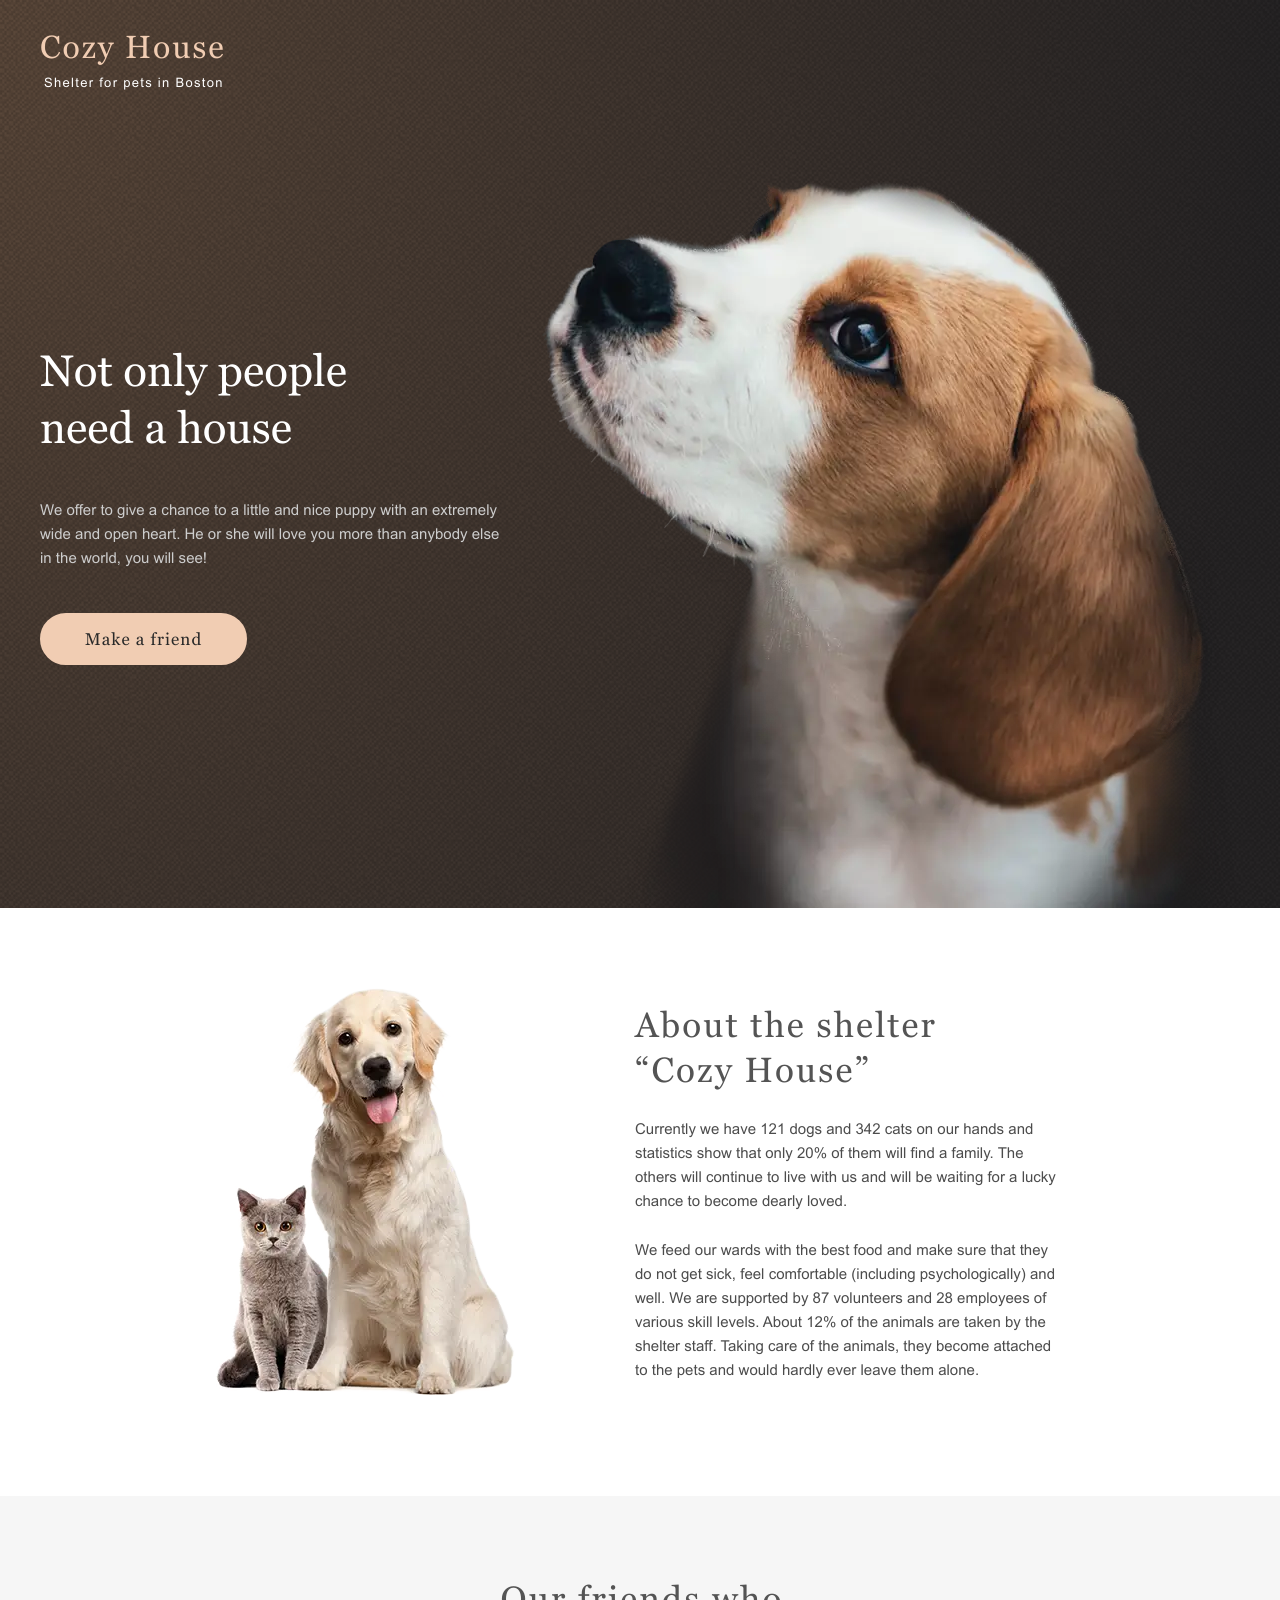
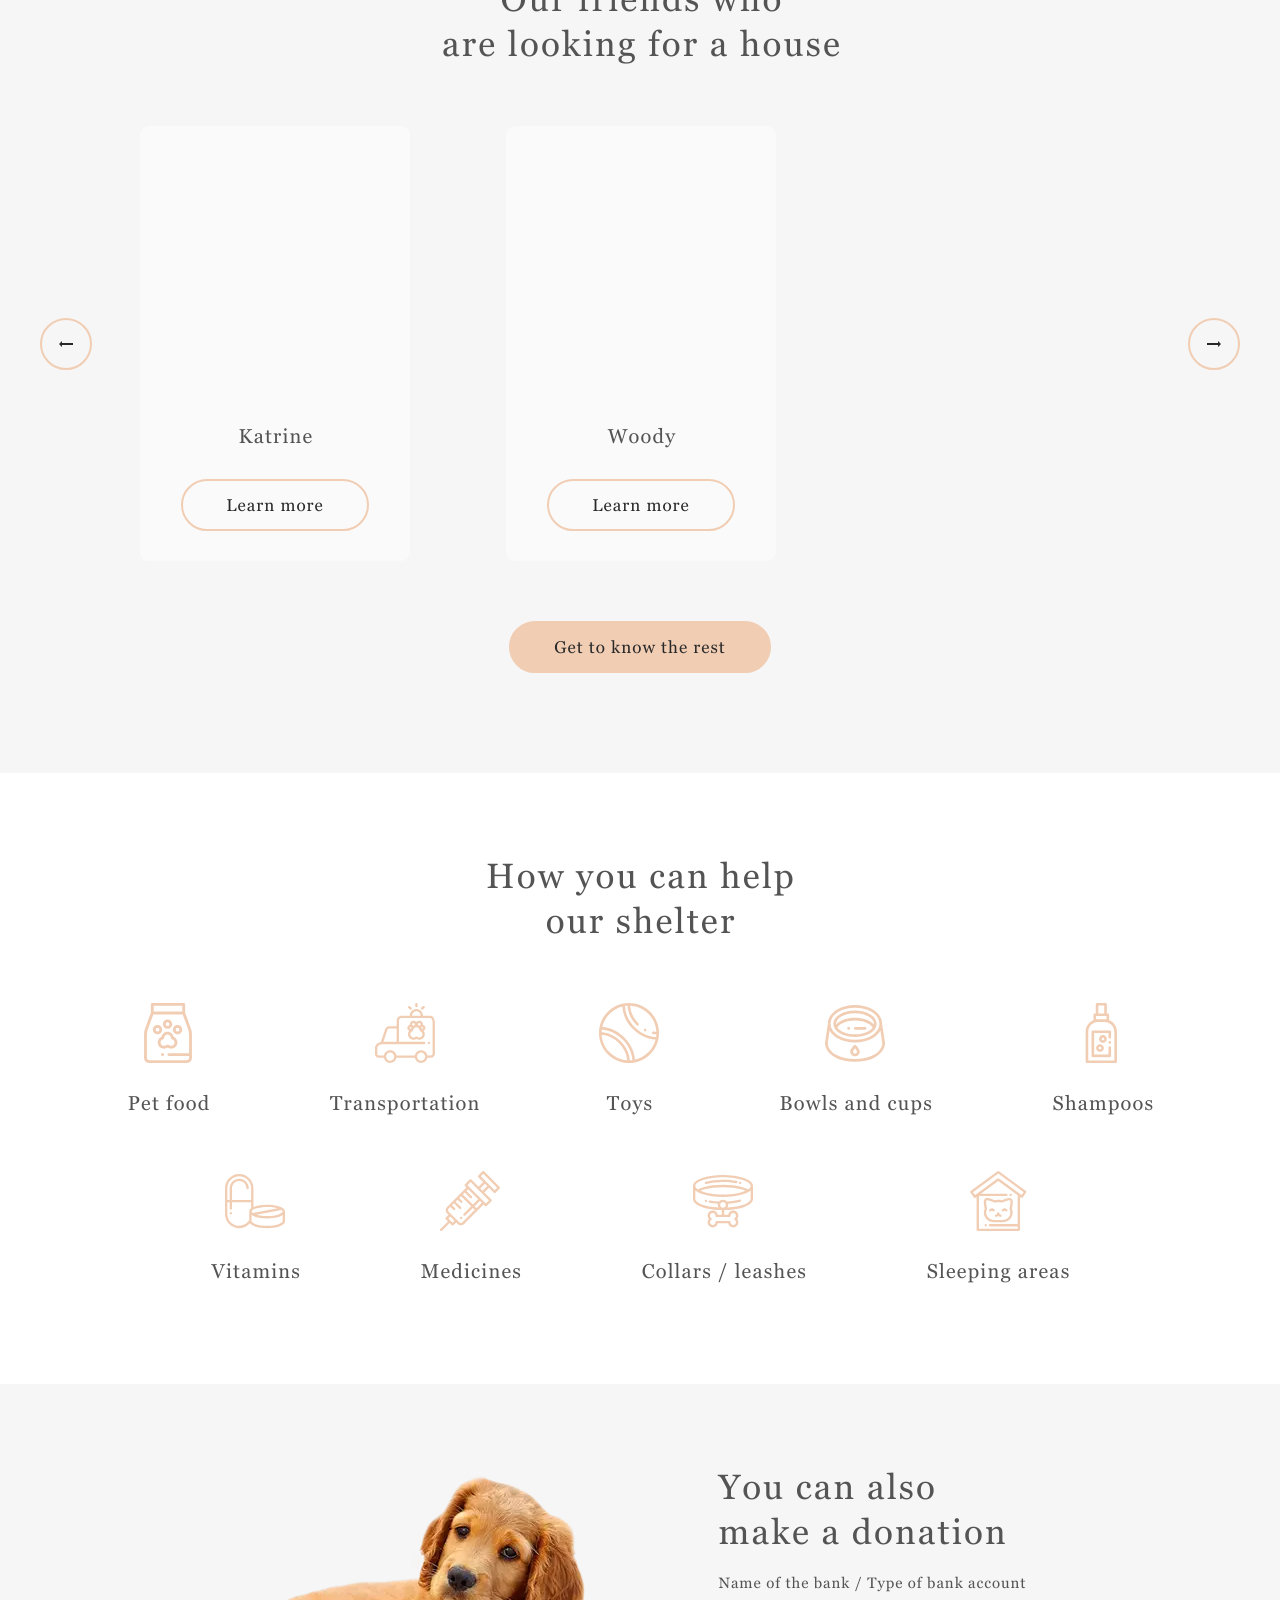
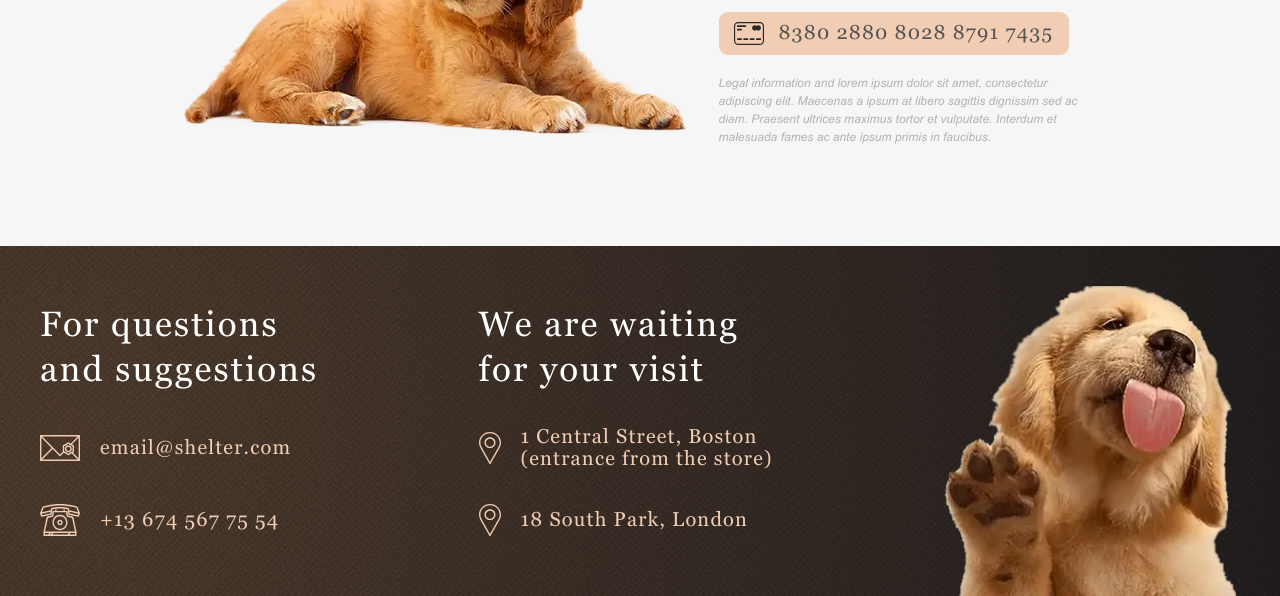
<file: shelter/index.html>
<!DOCTYPE html>
<html lang="en">

<head>
  <meta charset="UTF-8">
  <meta name="viewport" content="width=device-width, initial-scale=1.0">
  <title>Cozy House</title>

  <link rel="stylesheet" href="./assets/css/style.css">
  <link rel="icon" href="./favicon.ico">
</head>

<body class="main-page">
  <header class="header full-width">
    <div class="header__container container">
      <a class="logo" href="javascript:void(0);">
        <span class="logo__title">Cozy House</span>
        <h1 class="logo__header">Shelter for pets in Boston</h1>
      </a>

      <nav class="menu">
        <ul class="menu__list">
          <li class="menu__item"><a class="menu__link menu__link_active" href="javascript:void(0);">About the
              shelter</a></li>
          <li class="menu__item"><a class="menu__link" href="./pets.html">Our pets</a></li>
          <li class="menu__item"><a class="menu__link" href="#help">Help the shelter</a></li>
          <li class="menu__item"><a class="menu__link" href="#contacts">Contacts</a></li>
        </ul>
      </nav>
      <button class="mob-menu-btn"></button>
    </div>
  </header>

  <main class="main full-width">
    <section class="start-screen full-width">
      <div class="start-screen__container container">
        <div class="start-screen__content-wrapper">
          <div class="start-screen__text-wrapper">
            <h2 class="start-screen__header">Not only people<br>need a house</h2>
            <p class="start-screen__text">
              We offer to give a chance to a little and nice puppy with an extremely wide and open heart. He or she will
              love you more
              than anybody else in the world, you will see!
            </p>
            <a class="start-screen__btn oval-button" href="#pets">Make a friend</a>
          </div>
          <div class="start-screen__puppy"></div>
        </div>
      </div>
    </section>

    <section class="about full-width">
      <div class="about__container container">
        <div class="about__item">
          <img class="about__img" src="./assets/img/about-pets.webp" alt="pets">
        </div>
        <div class="about__item">
          <h2 class="about__title">About the shelter “Cozy&nbsp;House”</h2>
          <p class="about__text">
            Currently we have 121 dogs and 342 cats on our hands and statistics show that only 20% of them will find a
            family. The others will continue to live with us and will be waiting for a lucky chance to become dearly
            loved.
          </p>
          <p class="about__text about__text_second">
            We feed our wards with the best food and make sure that they do not get sick, feel comfortable (including
            psychologically) and well. We are supported by 87 volunteers and 28 employees of various skill levels. About
            12% of the animals are taken by the shelter staff. Taking care of the animals, they become attached to the
            pets and would hardly ever leave them alone.
          </p>
        </div>
      </div>
    </section>

    <section class="pets full-width" id="pets">
      <div class="pets__container container">
        <h3 class="pets__title">Our friends who<br>are looking for a house</h3>

        <div class="pets__slider-container">
          <div class="pets__slider-btn-wrapper pets__slider-btn-wrapper_left">
            <button class="round-btn pets__slider-btn pets__slider-btn_prev">
              <svg width="14" height="6" viewBox="0 0 14 6" fill="none" xmlns="http://www.w3.org/2000/svg">
                <path d="M14 2V4H3V6L0 3L3 0V2H14Z" fill="#292929"></path>
              </svg>
            </button>
          </div>

          <div class="pets__slider-wrapper">
            <ul class="pets__slider"></ul>
          </div>

          <div class="pets__slider-btn-wrapper pets__slider-btn-wrapper_right">
            <button class="round-btn pets__slider-btn pets__slider-btn_next">
              <svg width="14" height="6" viewBox="0 0 14 6" fill="none" xmlns="http://www.w3.org/2000/svg">
                <path d="M0 4V2L11 2V0L14 3L11 6V4L0 4Z" fill="#292929"></path>
              </svg>
            </button>
          </div>
        </div>

        <a class="pets__link-btn oval-button" href="./pets.html">Get to know the rest</a>
      </div>
    </section>

    <section class="help full-width" id="help">
      <div class="help__container container">
        <h3 class="help__title">How&nbsp;you&nbsp;can&nbsp;help our&nbsp;shelter</h3>

        <ul class="help__items-list">
          <li class="help__item">
            <img class="help__item-img" src="./assets/img/icons/icon-pet-food.svg" alt="pet food">
            <h4 class="help__item-title">Pet food</h4>
          </li>
          <li class="help__item">
            <img class="help__item-img" src="./assets/img/icons/icon-transportation.svg" alt="pet food">
            <h4 class="help__item-title">Transportation</h4>
          </li>
          <li class="help__item">
            <img class="help__item-img" src="./assets/img/icons/icon-toys.svg" alt="pet food">
            <h4 class="help__item-title">Toys</h4>
          </li>
          <li class="help__item">
            <img class="help__item-img" src="./assets/img/icons/icon-bowls-and-cups.svg" alt="pet food">
            <h4 class="help__item-title">Bowls and cups</h4>
          </li>
          <li class="help__item">
            <img class="help__item-img" src="./assets/img/icons/icon-shampoos.svg" alt="pet food">
            <h4 class="help__item-title">Shampoos</h4>
          </li>
          <li class="help__item">
            <img class="help__item-img" src="./assets/img/icons/icon-vitamins.svg" alt="pet food">
            <h4 class="help__item-title">Vitamins</h4>
          </li>
          <li class="help__item">
            <img class="help__item-img" src="./assets/img/icons/icon-medicines.svg" alt="pet food">
            <h4 class="help__item-title">Medicines</h4>
          </li>
          <li class="help__item">
            <img class="help__item-img" src="./assets/img/icons/icon-collars-leashes.svg" alt="pet food">
            <h4 class="help__item-title">Collars / leashes</h4>
          </li>
          <li class="help__item">
            <img class="help__item-img" src="./assets/img/icons/icon-sleeping-area.svg" alt="pet food">
            <h4 class="help__item-title">Sleeping areas</h4>
          </li>
        </ul>
      </div>
    </section>

    <section class="donation full-width">
      <div class="donation__container container">
        <div class="donation__content-wrapper">
          <div class="donation__img-wrapper"></div>
          <div class="donation__text-wrapper">
            <h2 class="donation__title">You&nbsp;can&nbsp;also make&nbsp;a&nbsp;donation</h2>
            <h3 class="donation__subtitle">Name of the bank / Type of bank account</h3>
            <a class="donation__link-btn" href="javascript:void(0);">
              <svg class="donation__link-svg" width="30" height="23" viewBox="0 0 30 23" fill="none"
                xmlns="http://www.w3.org/2000/svg">
                <path
                  d="M25.9815 23H4.01915C1.80285 23 0 21.2046 0 19.0001V3.9999C0 1.79421 1.80285 0 4.01915 0H25.9808C28.196 0 30 1.79421 30 3.9999V19.0001C30.0006 21.2052 28.1972 23 25.9815 23ZM4.01915 1.14285C2.43563 1.14285 1.14836 2.42396 1.14836 3.9999V19.0001C1.14836 20.5755 2.43563 21.8571 4.01915 21.8571H25.9808C27.5638 21.8571 28.8516 20.5755 28.8516 19.0001V3.9999C28.8516 2.42396 27.5638 1.14285 25.9808 1.14285H4.01915ZM20.7037 3.35993C22.1363 3.35993 23.2977 4.51532 23.2977 5.94153C23.2977 7.36774 22.1368 8.52376 20.7037 8.52376C19.2706 8.52376 18.1097 7.36783 18.1097 5.94153C18.1097 4.51523 19.2712 3.35993 20.7037 3.35993ZM24.3204 3.35993C25.7529 3.35993 26.9151 4.51532 26.9151 5.94153C26.9151 7.36774 25.7536 8.52376 24.3204 8.52376C22.8873 8.52376 21.7264 7.36783 21.7264 5.94153C21.7264 4.51523 22.8879 3.35993 24.3204 3.35993ZM3.0861 16.3339H7.8683V18.0481H3.0861V16.3339ZM9.43467 16.3339H14.2175V18.0481H9.43467V16.3339ZM15.782 16.3339H20.5659V18.0481H15.782V16.3339ZM22.1305 16.3339H26.9144V18.0481H22.1305V16.3339ZM3.0861 3.36046H12.1263V5.07474H3.0861V3.36046ZM3.0861 6.76208H7.86946V8.47637H3.0861V6.76208Z"
                  fill="#292929"></path>
              </svg>
              8380 2880 8028 8791 7435
            </a>
            <p class="donation__text">Legal information and lorem ipsum dolor sit amet, consectetur adipiscing elit.
              Maecenas a ipsum at libero sagittis dignissim sed ac diam. Praesent ultrices maximus tortor et vulputate.
              Interdum et malesuada fames ac ante ipsum primis in faucibus.</p>
          </div>
        </div>
      </div>
    </section>
  </main>

  <footer class="footer full-width" id="contacts">
    <div class="footer__container container">
      <div class="footer__item">
        <h3 class="footer__title footer__title_contacts">For questions and suggestions</h3>
        <a class="footer__link" href="mailto:email@shelter.com">
          <svg class="footer__link-svg" width="40" height="26" viewBox="0 0 40 26" fill="none"
            xmlns="http://www.w3.org/2000/svg">
            <path
              d="M39.315 0H0.684964C0.5033 0 0.329077 0.0732456 0.200621 0.203625C0.0721657 0.334003 0 0.510836 0 0.695219V25.3048C0 25.4892 0.0721657 25.666 0.200621 25.7964C0.329077 25.9268 0.5033 26 0.684964 26H39.315C39.4967 26 39.6709 25.9268 39.7994 25.7964C39.9278 25.666 40 25.4892 40 25.3048V0.695219C40 0.510836 39.9278 0.334003 39.7994 0.203625C39.6709 0.0732456 39.4967 0 39.315 0ZM32.5774 15.0331C32.6846 15.5259 32.7954 16.0355 32.6513 16.2882C32.4966 16.5596 31.9966 16.7173 31.5131 16.8699C31.1316 16.9902 30.7373 17.1147 30.3857 17.3212C30.0461 17.5206 29.7523 17.8001 29.4683 18.0704C29.0772 18.4426 28.7079 18.794 28.374 18.794C28.04 18.794 27.6706 18.4425 27.2797 18.0704C26.9956 17.8001 26.7018 17.5205 26.3622 17.3212C26.0107 17.1147 25.6163 16.9903 25.2348 16.8699C24.7513 16.7173 24.2513 16.5596 24.0967 16.2882C23.9526 16.0355 24.0633 15.5259 24.1705 15.0331C24.2584 14.6285 24.3493 14.2103 24.3493 13.7821C24.3493 13.354 24.2584 12.9356 24.1705 12.5311C24.0633 12.0383 23.9526 11.5288 24.0967 11.2759C24.2513 11.0046 24.7513 10.8468 25.2348 10.6942C25.6163 10.5739 26.0107 10.4494 26.3622 10.243C26.7018 10.0435 26.9956 9.76403 27.2797 9.49373C27.6706 9.12165 28.04 8.77015 28.374 8.77015C28.7079 8.77015 29.0773 9.12165 29.4683 9.49373C29.7523 9.76403 30.0461 10.0435 30.3857 10.243C30.7373 10.4493 31.1316 10.5738 31.5131 10.6941C31.9966 10.8467 32.4966 11.0045 32.6512 11.2758C32.7954 11.5286 32.6846 12.0381 32.5774 12.5309C32.4895 12.9354 32.3986 13.3537 32.3986 13.7819C32.3986 14.2102 32.4895 14.6286 32.5774 15.0331ZM30.5975 8.66076C30.5345 8.60237 30.4705 8.54156 30.4053 8.47955C29.8904 7.98955 29.2497 7.3798 28.374 7.3798C27.4982 7.3798 26.8575 7.98955 26.3426 8.47955C26.1045 8.70609 25.8796 8.92013 25.6761 9.03961C25.4574 9.168 25.1518 9.26449 24.8281 9.36655C24.1276 9.58763 23.3336 9.8381 22.9109 10.5797C22.5001 11.3004 22.6768 12.1134 22.8328 12.8307C22.9081 13.1777 22.9794 13.5055 22.9794 13.7821C22.9794 14.0587 22.9081 14.3866 22.8328 14.7336C22.6975 15.3556 22.5473 16.0496 22.7775 16.693L19.9997 19.5464L2.32449 1.39044H37.6748L30.5975 8.66076ZM11.7007 13L1.36993 23.6116V2.38812L11.7007 13ZM12.6635 13.989L19.5124 21.0242C19.5761 21.0896 19.6519 21.1416 19.7356 21.177C19.8192 21.2125 19.9089 21.2308 19.9996 21.2308C20.0902 21.2308 20.18 21.2125 20.2636 21.177C20.3472 21.1416 20.4231 21.0896 20.4868 21.0242L23.6841 17.7398C24.044 17.9494 24.4495 18.0781 24.8281 18.1976C25.1518 18.2997 25.4575 18.3962 25.6761 18.5245C25.8796 18.644 26.1044 18.8581 26.3426 19.0846C26.8575 19.5746 27.4982 20.1844 28.374 20.1844C29.2496 20.1844 29.8904 19.5746 30.4053 19.0846C30.6434 18.858 30.8682 18.644 31.0718 18.5244C31.2043 18.4466 31.3691 18.3806 31.5502 18.3179L37.675 24.6094H2.32431L12.6635 13.989ZM32.9664 17.7946C33.3117 17.6108 33.6223 17.3612 33.8371 16.9846C34.2479 16.2639 34.0711 15.4508 33.9151 14.7336C33.8398 14.3866 33.7686 14.0587 33.7686 13.7821C33.7686 13.5055 33.8398 13.1777 33.9151 12.8307C34.0711 12.1134 34.2479 11.3005 33.837 10.5797C33.4142 9.8381 32.6203 9.58763 31.9197 9.36655L31.8559 9.34634L38.6301 2.38738V23.6122L32.9664 17.7946Z"
              fill="#F1CDB3"></path>
            <path
              d="M28.374 10.2424C26.451 10.2424 24.8865 11.8302 24.8865 13.782C24.8865 15.7337 26.451 17.3215 28.374 17.3215C30.297 17.3215 31.8614 15.7337 31.8614 13.782C31.8614 11.8302 30.2969 10.2424 28.374 10.2424ZM28.374 15.9311C27.2064 15.9311 26.2564 14.967 26.2564 13.782C26.2564 12.5969 27.2063 11.6328 28.374 11.6328C29.5416 11.6328 30.4915 12.5969 30.4915 13.782C30.4915 14.967 29.5415 15.9311 28.374 15.9311Z"
              fill="#F1CDB3"></path>
          </svg>
          email@shelter.com
        </a>
        <a class="footer__link footer__link_phone" href="tel:+136745677554">
          <svg class="footer__link-svg" width="40" height="32" viewBox="0 0 40 32" fill="none"
            xmlns="http://www.w3.org/2000/svg">
            <path
              d="M39.9461 8.89543L37.5102 2.9049C37.4685 2.80251 37.4043 2.71139 37.3226 2.63868C37.2408 2.56598 37.1437 2.51367 37.0389 2.48585L34.111 1.70799C25.5388 -0.569376 14.4609 -0.569281 5.88906 1.70799L2.96105 2.48585C2.85626 2.51367 2.75918 2.56598 2.67743 2.63868C2.59568 2.71139 2.53147 2.80251 2.48984 2.9049L0.0539764 8.89543C-0.0131281 9.06038 -0.0178273 9.24503 0.0407965 9.41333L1.01509 12.2089C1.07166 12.3713 1.18339 12.5075 1.32986 12.5925C1.47633 12.6775 1.64776 12.7056 1.8128 12.6717L11.0692 10.7747C11.2084 10.7462 11.3359 10.675 11.4348 10.5706C11.5337 10.4661 11.5993 10.3334 11.623 10.19L12.4245 5.32594C16.8365 4.18994 23.1635 4.18994 27.5753 5.32594L28.3769 10.19C28.4006 10.3335 28.4662 10.4663 28.5651 10.5707C28.664 10.6751 28.7915 10.7463 28.9307 10.7748L38.187 12.6718C38.3521 12.7056 38.5234 12.6774 38.6699 12.5924C38.8164 12.5075 38.9281 12.3714 38.9848 12.209L39.9592 9.41343C40.0178 9.2451 40.0131 9.06043 39.9461 8.89543ZM2.13193 11.1412L1.63183 9.70624L10.5973 7.78606L10.321 9.46295L2.13193 11.1412ZM11.6222 4.0568C11.4935 4.09314 11.3777 4.16636 11.2883 4.26784C11.1989 4.36933 11.1396 4.49486 11.1174 4.62969L10.848 6.26453L1.85991 8.1896L3.65015 3.78707L6.2409 3.09877C14.5991 0.878304 25.4007 0.878208 33.7593 3.09877L36.35 3.78707L38.1403 8.1896L29.1522 6.26453L28.8828 4.62969C28.8606 4.49487 28.8013 4.36936 28.7119 4.26788C28.6224 4.1664 28.5066 4.09318 28.378 4.0568C23.6016 2.70615 16.3984 2.70615 11.6222 4.0568ZM37.8681 11.1412L29.6792 9.46295L29.4028 7.78606L38.3682 9.70624L37.8681 11.1412Z"
              fill="#F1CDB3"></path>
            <path
              d="M33.2901 13.1186C33.261 12.9842 33.1948 12.8612 33.0995 12.7643C33.0041 12.6673 32.8836 12.6005 32.7522 12.5717L27.9776 11.526L27.3764 7.51395C27.351 7.34431 27.2672 7.18959 27.1401 7.07781C27.013 6.96603 26.851 6.90458 26.6835 6.90458H24.814V5.96398C24.814 5.56724 24.5002 5.2456 24.1129 5.2456C23.7257 5.2456 23.4119 5.56724 23.4119 5.96398V6.90458H16.5882V5.96398C16.5882 5.56724 16.2744 5.2456 15.8871 5.2456C15.4999 5.2456 15.1861 5.56724 15.1861 5.96398V6.90458H13.3166C13.1491 6.90458 12.9871 6.96603 12.86 7.07781C12.7329 7.18959 12.6491 7.34431 12.6237 7.51395L12.0224 11.526L7.24791 12.5717C7.11654 12.6005 6.996 12.6673 6.90063 12.7643C6.80527 12.8612 6.73908 12.9842 6.70996 13.1186L3.46796 28.0878C3.45692 28.1389 3.45134 28.1911 3.45132 28.2434V31.2816C3.45132 31.4721 3.52519 31.6549 3.65666 31.7896C3.78814 31.9243 3.96645 32 4.15239 32H35.8477C36.0336 32 36.212 31.9243 36.3434 31.7896C36.4749 31.6549 36.5488 31.4721 36.5488 31.2816V28.2434C36.5488 28.1911 36.5432 28.1389 36.5321 28.0878L33.2901 13.1186ZM7.98131 13.8802L12.7885 12.8273C12.9276 12.7968 13.0544 12.7238 13.152 12.6178C13.2496 12.5118 13.3134 12.3779 13.335 12.2338L13.9183 8.34134H26.0819L26.6651 12.2338C26.6867 12.3779 26.7505 12.5118 26.8481 12.6178C26.9457 12.7238 27.0725 12.7968 27.2115 12.8273L32.0189 13.8802L34.9741 27.5251H5.0261L7.98131 13.8802ZM11.7966 28.9618L10.8935 30.5632H9.82782L10.7309 28.9618H11.7966ZM13.416 28.9618H28.6721L27.769 30.5632H12.513L13.416 28.9618ZM4.85345 28.9618H9.11142L8.20836 30.5632H4.85345V28.9618ZM29.3885 30.5632L30.2916 28.9618H35.1466V30.5632H29.3885Z"
              fill="#F1CDB3"></path>
            <path
              d="M20 26.1606C24.1492 26.1606 27.5248 22.7016 27.5248 18.45C27.5248 14.1983 24.1492 10.7393 20 10.7393C15.8509 10.7393 12.4753 14.1983 12.4753 18.45C12.4753 22.7016 15.8509 26.1606 20 26.1606ZM20 12.1761C23.3761 12.1761 26.1227 14.9905 26.1227 18.45C26.1227 21.9094 23.3761 24.7238 20 24.7238C16.624 24.7238 13.8774 21.9094 13.8774 18.45C13.8774 14.9905 16.624 12.1761 20 12.1761Z"
              fill="#F1CDB3"></path>
            <path
              d="M20 21.1847C21.4717 21.1847 22.6691 19.9578 22.6691 18.4497C22.6691 16.9416 21.4717 15.7147 20 15.7147C18.5283 15.7147 17.3309 16.9416 17.3309 18.4497C17.3309 19.9578 18.5283 21.1847 20 21.1847ZM20 17.1514C20.6987 17.1514 21.267 17.7338 21.267 18.4497C21.267 19.1656 20.6987 19.7479 20 19.7479C19.3014 19.7479 18.733 19.1656 18.733 18.4497C18.733 17.7339 19.3014 17.1514 20 17.1514Z"
              fill="#F1CDB3"></path>
          </svg>
          +13 674 567 75 54
        </a>
      </div>

      <div class="footer__item">
        <h3 class="footer__title">We are waiting for your visit</h3>
        <a class="footer__link footer__link_map1"
          href="https://www.google.com/maps/place/%D0%91%D0%BE%D0%B1%D1%80%D1%83%D0%B9%D1%81%D0%BA,+%D0%9C%D0%BE%D0%B3%D0%B8%D0%BB%D1%91%D0%B2%D1%81%D0%BA%D0%B0%D1%8F+%D0%BE%D0%B1%D0%BB%D0%B0%D1%81%D1%82%D1%8C,+%D0%91%D0%B5%D0%BB%D0%B0%D1%80%D1%83%D1%81%D1%8C/@53.1454175,29.145987,12z/data=!3m1!4b1!4m6!3m5!1s0x46d73175c3fd0429:0xf3bec40860391cf2!8m2!3d53.1450386!4d29.2355135!16zL20vMDIxaDJn?authuser=0&amp;entry=ttu"
          target="_blank">
          <svg class="footer__link-svg" width="22" height="32" viewBox="0 0 22 32" fill="none"
            xmlns="http://www.w3.org/2000/svg">
            <path
              d="M11 0C4.93475 0 3.05176e-05 4.78519 3.05176e-05 10.6667C3.05176e-05 12.4323 0.455262 14.1829 1.32067 15.7357L10.3985 31.6562C10.5193 31.8685 10.7496 32 11 32C11.2504 32 11.4807 31.8685 11.6016 31.6562L20.6827 15.7304C21.5448 14.1829 22 12.4323 22 10.6666C22 4.78519 17.0653 0 11 0ZM19.4762 15.0905L11 29.9557L2.52717 15.0964C1.7732 13.7435 1.37507 12.2116 1.37507 10.6667C1.37507 5.52019 5.69278 1.33337 11 1.33337C16.3073 1.33337 20.625 5.52025 20.625 10.6667C20.625 12.2116 20.2269 13.7435 19.4762 15.0905Z"
              fill="#F1CDB3"></path>
            <path
              d="M11 5.33329C7.9674 5.33329 5.50008 7.72585 5.50008 10.6666C5.50008 13.6074 7.9674 16 11 16C14.0327 16 16.5 13.6074 16.5 10.6667C16.5 7.72592 14.0327 5.33329 11 5.33329ZM11 14.6667C8.72537 14.6667 6.87505 12.8724 6.87505 10.6667C6.87505 8.46092 8.72537 6.66667 11 6.66667C13.2747 6.66667 15.125 8.46092 15.125 10.6667C15.125 12.8724 13.2747 14.6667 11 14.6667Z"
              fill="#F1CDB3"></path>
          </svg>
          1 Central Street, Boston<br>(entrance from the store)
        </a>
        <a class="footer__link footer__link_map2"
          href="https://www.google.com/maps/place/%D0%91%D0%BE%D0%B1%D1%80%D1%83%D0%B9%D1%81%D0%BA,+%D0%9C%D0%BE%D0%B3%D0%B8%D0%BB%D1%91%D0%B2%D1%81%D0%BA%D0%B0%D1%8F+%D0%BE%D0%B1%D0%BB%D0%B0%D1%81%D1%82%D1%8C,+%D0%91%D0%B5%D0%BB%D0%B0%D1%80%D1%83%D1%81%D1%8C/@53.1454175,29.145987,12z/data=!3m1!4b1!4m6!3m5!1s0x46d73175c3fd0429:0xf3bec40860391cf2!8m2!3d53.1450386!4d29.2355135!16zL20vMDIxaDJn?authuser=0&amp;entry=ttu"
          target="_blank">
          <svg class="footer__link-svg" width="22" height="32" viewBox="0 0 22 32" fill="none"
            xmlns="http://www.w3.org/2000/svg">
            <path
              d="M11 0C4.93475 0 3.05176e-05 4.78519 3.05176e-05 10.6667C3.05176e-05 12.4323 0.455262 14.1829 1.32067 15.7357L10.3985 31.6562C10.5193 31.8685 10.7496 32 11 32C11.2504 32 11.4807 31.8685 11.6016 31.6562L20.6827 15.7304C21.5448 14.1829 22 12.4323 22 10.6666C22 4.78519 17.0653 0 11 0ZM19.4762 15.0905L11 29.9557L2.52717 15.0964C1.7732 13.7435 1.37507 12.2116 1.37507 10.6667C1.37507 5.52019 5.69278 1.33337 11 1.33337C16.3073 1.33337 20.625 5.52025 20.625 10.6667C20.625 12.2116 20.2269 13.7435 19.4762 15.0905Z"
              fill="#F1CDB3"></path>
            <path
              d="M11 5.33329C7.9674 5.33329 5.50008 7.72585 5.50008 10.6666C5.50008 13.6074 7.9674 16 11 16C14.0327 16 16.5 13.6074 16.5 10.6667C16.5 7.72592 14.0327 5.33329 11 5.33329ZM11 14.6667C8.72537 14.6667 6.87505 12.8724 6.87505 10.6667C6.87505 8.46092 8.72537 6.66667 11 6.66667C13.2747 6.66667 15.125 8.46092 15.125 10.6667C15.125 12.8724 13.2747 14.6667 11 14.6667Z"
              fill="#F1CDB3"></path>
          </svg>
          18 South Park, London
        </a>
      </div>

      <div class="footer__item footer__item_img"></div>
    </div>
  </footer>

  <!-- Overlay -->
  <div class="overlay"></div>

  <!-- Popup -->
  <div class="popup-wrapper">
    <div class="popup">
      <button class="round-btn popup__close">
        <svg width="12" height="12" viewBox="0 0 12 12" fill="none" xmlns="http://www.w3.org/2000/svg">
          <path fill-rule="evenodd" clip-rule="evenodd"
            d="M7.42618 6.00003L11.7046 1.72158C12.0985 1.32775 12.0985 0.689213 11.7046 0.295433C11.3108 -0.0984027 10.6723 -0.0984027 10.2785 0.295433L5.99998 4.57394L1.72148 0.295377C1.32765 -0.098459 0.68917 -0.098459 0.295334 0.295377C-0.0984448 0.689213 -0.0984448 1.32775 0.295334 1.72153L4.57383 5.99997L0.295334 10.2785C-0.0984448 10.6723 -0.0984448 11.3108 0.295334 11.7046C0.68917 12.0985 1.32765 12.0985 1.72148 11.7046L5.99998 7.42612L10.2785 11.7046C10.6723 12.0985 11.3108 12.0985 11.7046 11.7046C12.0985 11.3108 12.0985 10.6723 11.7046 10.2785L7.42618 6.00003Z"
            fill="#292929"></path>
        </svg>
      </button>
      <div class="popup__img-wrapper"><img class="popup__img" src="./assets/img/pets/freddie.webp" alt="Freddie">
      </div>
      <div class="popup__content-wrapper">
        <h3 class="popup__title">Freddie</h3>
        <h4 class="popup__subtitle">Cat - British Shorthair</h4>
        <p class="popup__description">Freddie is a little shy at first, but very sweet when he warms up. He likes
          playing
          with shoe strings and bottle caps. He is quick to learn the rhythms of his human’s daily life. Freddie has
          bounced around a lot in his life, and is looking to find his forever home.</p>
        <ul class="popup__list">
          <li class="popup__list-item"><span>Age:</span> 2 months</li>
          <li class="popup__list-item"><span>Inoculations:</span> rabies</li>
          <li class="popup__list-item"><span>Diseases:</span> none</li>
          <li class="popup__list-item"><span>Parasites:</span> none</li>
        </ul>
      </div>
    </div>
  </div>

  <script src="./assets/js/index.js" type="module"></script>
</body>

</html>
</file>
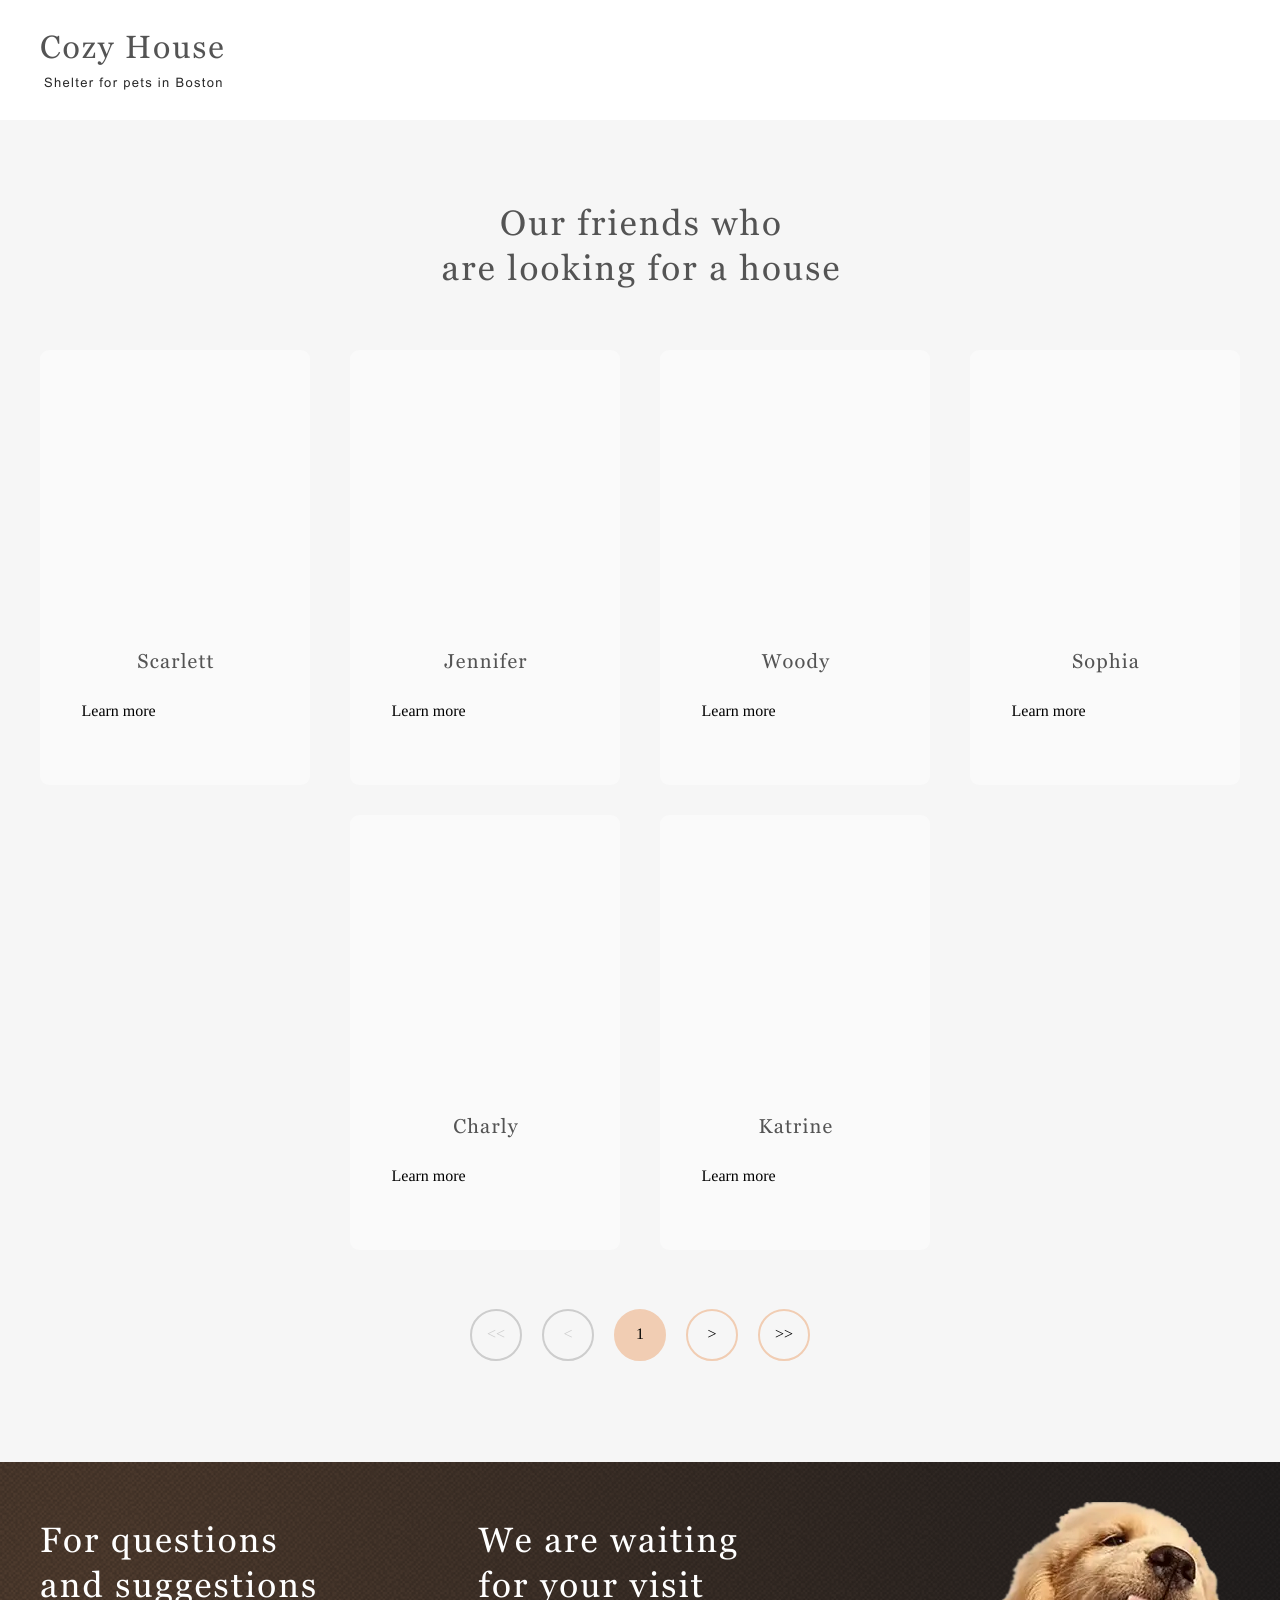
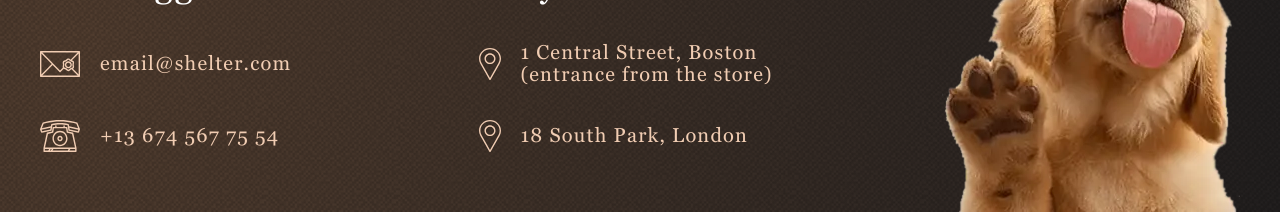
<file: shelter/pets.html>
<!DOCTYPE html>
<html lang="en">

<head>
  <meta charset="UTF-8">
  <meta name="viewport" content="width=device-width, initial-scale=1.0">
  <title>Cozy House</title>

  <link rel="stylesheet" href="./assets/css/style.css">
  <link rel="icon" href="./favicon.ico">
</head>

<body class="pets-page">
  <header class="header full-width">
    <div class="header__container container">
      <a class="logo" href="./">
        <span class="logo__title">Cozy House</span>
        <h1 class="logo__header">Shelter for pets in Boston</h1>
      </a>

      <nav class="menu">
        <ul class="menu__list">
          <li class="menu__item"><a class="menu__link" href="./">About the
              shelter</a></li>
          <li class="menu__item"><a class="menu__link menu__link_active" href="javascript:void(0);">Our pets</a></li>
          <li class="menu__item"><a class="menu__link" href="./#help">Help the shelter</a></li>
          <li class="menu__item"><a class="menu__link" href="#contacts">Contacts</a></li>
        </ul>
      </nav>
      <button class="mob-menu-btn"></button>
    </div>
  </header>

  <main class="main full-width">
    <section class="our-friends full-width">
      <div class="our-friends__container container">
        <h2 class="our-friends__title">Our friends who<br>are looking for a house</h2>

        <div class="our-friends__cards-wrapper"></div>

        <div class="our-friends__buttons-wrapper">
          <button class="round-btn round-btn_disabled our-friends__btn" id="to-begining-btn"
            disabled="">&lt;&lt;</button>
          <button class="round-btn round-btn_disabled our-friends__btn" id="prev-btn" disabled="">&lt;</button>
          <span class="round-btn our-friends__btn our-friends__btn_counter">1</span>
          <button class="round-btn our-friends__btn" id="next-btn">&gt;</button>
          <button class="round-btn our-friends__btn" id="to-end-btn">&gt;&gt;</button>
        </div>
      </div>
    </section>
  </main>

  <footer class="footer full-width" id="contacts">
    <div class="footer__container container">
      <div class="footer__item">
        <h3 class="footer__title footer__title_contacts">For questions and suggestions</h3>
        <a class="footer__link" href="mailto:email@shelter.com">
          <svg class="footer__link-svg" width="40" height="26" viewBox="0 0 40 26" fill="none"
            xmlns="http://www.w3.org/2000/svg">
            <path
              d="M39.315 0H0.684964C0.5033 0 0.329077 0.0732456 0.200621 0.203625C0.0721657 0.334003 0 0.510836 0 0.695219V25.3048C0 25.4892 0.0721657 25.666 0.200621 25.7964C0.329077 25.9268 0.5033 26 0.684964 26H39.315C39.4967 26 39.6709 25.9268 39.7994 25.7964C39.9278 25.666 40 25.4892 40 25.3048V0.695219C40 0.510836 39.9278 0.334003 39.7994 0.203625C39.6709 0.0732456 39.4967 0 39.315 0ZM32.5774 15.0331C32.6846 15.5259 32.7954 16.0355 32.6513 16.2882C32.4966 16.5596 31.9966 16.7173 31.5131 16.8699C31.1316 16.9902 30.7373 17.1147 30.3857 17.3212C30.0461 17.5206 29.7523 17.8001 29.4683 18.0704C29.0772 18.4426 28.7079 18.794 28.374 18.794C28.04 18.794 27.6706 18.4425 27.2797 18.0704C26.9956 17.8001 26.7018 17.5205 26.3622 17.3212C26.0107 17.1147 25.6163 16.9903 25.2348 16.8699C24.7513 16.7173 24.2513 16.5596 24.0967 16.2882C23.9526 16.0355 24.0633 15.5259 24.1705 15.0331C24.2584 14.6285 24.3493 14.2103 24.3493 13.7821C24.3493 13.354 24.2584 12.9356 24.1705 12.5311C24.0633 12.0383 23.9526 11.5288 24.0967 11.2759C24.2513 11.0046 24.7513 10.8468 25.2348 10.6942C25.6163 10.5739 26.0107 10.4494 26.3622 10.243C26.7018 10.0435 26.9956 9.76403 27.2797 9.49373C27.6706 9.12165 28.04 8.77015 28.374 8.77015C28.7079 8.77015 29.0773 9.12165 29.4683 9.49373C29.7523 9.76403 30.0461 10.0435 30.3857 10.243C30.7373 10.4493 31.1316 10.5738 31.5131 10.6941C31.9966 10.8467 32.4966 11.0045 32.6512 11.2758C32.7954 11.5286 32.6846 12.0381 32.5774 12.5309C32.4895 12.9354 32.3986 13.3537 32.3986 13.7819C32.3986 14.2102 32.4895 14.6286 32.5774 15.0331ZM30.5975 8.66076C30.5345 8.60237 30.4705 8.54156 30.4053 8.47955C29.8904 7.98955 29.2497 7.3798 28.374 7.3798C27.4982 7.3798 26.8575 7.98955 26.3426 8.47955C26.1045 8.70609 25.8796 8.92013 25.6761 9.03961C25.4574 9.168 25.1518 9.26449 24.8281 9.36655C24.1276 9.58763 23.3336 9.8381 22.9109 10.5797C22.5001 11.3004 22.6768 12.1134 22.8328 12.8307C22.9081 13.1777 22.9794 13.5055 22.9794 13.7821C22.9794 14.0587 22.9081 14.3866 22.8328 14.7336C22.6975 15.3556 22.5473 16.0496 22.7775 16.693L19.9997 19.5464L2.32449 1.39044H37.6748L30.5975 8.66076ZM11.7007 13L1.36993 23.6116V2.38812L11.7007 13ZM12.6635 13.989L19.5124 21.0242C19.5761 21.0896 19.6519 21.1416 19.7356 21.177C19.8192 21.2125 19.9089 21.2308 19.9996 21.2308C20.0902 21.2308 20.18 21.2125 20.2636 21.177C20.3472 21.1416 20.4231 21.0896 20.4868 21.0242L23.6841 17.7398C24.044 17.9494 24.4495 18.0781 24.8281 18.1976C25.1518 18.2997 25.4575 18.3962 25.6761 18.5245C25.8796 18.644 26.1044 18.8581 26.3426 19.0846C26.8575 19.5746 27.4982 20.1844 28.374 20.1844C29.2496 20.1844 29.8904 19.5746 30.4053 19.0846C30.6434 18.858 30.8682 18.644 31.0718 18.5244C31.2043 18.4466 31.3691 18.3806 31.5502 18.3179L37.675 24.6094H2.32431L12.6635 13.989ZM32.9664 17.7946C33.3117 17.6108 33.6223 17.3612 33.8371 16.9846C34.2479 16.2639 34.0711 15.4508 33.9151 14.7336C33.8398 14.3866 33.7686 14.0587 33.7686 13.7821C33.7686 13.5055 33.8398 13.1777 33.9151 12.8307C34.0711 12.1134 34.2479 11.3005 33.837 10.5797C33.4142 9.8381 32.6203 9.58763 31.9197 9.36655L31.8559 9.34634L38.6301 2.38738V23.6122L32.9664 17.7946Z"
              fill="#F1CDB3"></path>
            <path
              d="M28.374 10.2424C26.451 10.2424 24.8865 11.8302 24.8865 13.782C24.8865 15.7337 26.451 17.3215 28.374 17.3215C30.297 17.3215 31.8614 15.7337 31.8614 13.782C31.8614 11.8302 30.2969 10.2424 28.374 10.2424ZM28.374 15.9311C27.2064 15.9311 26.2564 14.967 26.2564 13.782C26.2564 12.5969 27.2063 11.6328 28.374 11.6328C29.5416 11.6328 30.4915 12.5969 30.4915 13.782C30.4915 14.967 29.5415 15.9311 28.374 15.9311Z"
              fill="#F1CDB3"></path>
          </svg>
          email@shelter.com
        </a>
        <a class="footer__link footer__link_phone" href="tel:+136745677554">
          <svg class="footer__link-svg" width="40" height="32" viewBox="0 0 40 32" fill="none"
            xmlns="http://www.w3.org/2000/svg">
            <path
              d="M39.9461 8.89543L37.5102 2.9049C37.4685 2.80251 37.4043 2.71139 37.3226 2.63868C37.2408 2.56598 37.1437 2.51367 37.0389 2.48585L34.111 1.70799C25.5388 -0.569376 14.4609 -0.569281 5.88906 1.70799L2.96105 2.48585C2.85626 2.51367 2.75918 2.56598 2.67743 2.63868C2.59568 2.71139 2.53147 2.80251 2.48984 2.9049L0.0539764 8.89543C-0.0131281 9.06038 -0.0178273 9.24503 0.0407965 9.41333L1.01509 12.2089C1.07166 12.3713 1.18339 12.5075 1.32986 12.5925C1.47633 12.6775 1.64776 12.7056 1.8128 12.6717L11.0692 10.7747C11.2084 10.7462 11.3359 10.675 11.4348 10.5706C11.5337 10.4661 11.5993 10.3334 11.623 10.19L12.4245 5.32594C16.8365 4.18994 23.1635 4.18994 27.5753 5.32594L28.3769 10.19C28.4006 10.3335 28.4662 10.4663 28.5651 10.5707C28.664 10.6751 28.7915 10.7463 28.9307 10.7748L38.187 12.6718C38.3521 12.7056 38.5234 12.6774 38.6699 12.5924C38.8164 12.5075 38.9281 12.3714 38.9848 12.209L39.9592 9.41343C40.0178 9.2451 40.0131 9.06043 39.9461 8.89543ZM2.13193 11.1412L1.63183 9.70624L10.5973 7.78606L10.321 9.46295L2.13193 11.1412ZM11.6222 4.0568C11.4935 4.09314 11.3777 4.16636 11.2883 4.26784C11.1989 4.36933 11.1396 4.49486 11.1174 4.62969L10.848 6.26453L1.85991 8.1896L3.65015 3.78707L6.2409 3.09877C14.5991 0.878304 25.4007 0.878208 33.7593 3.09877L36.35 3.78707L38.1403 8.1896L29.1522 6.26453L28.8828 4.62969C28.8606 4.49487 28.8013 4.36936 28.7119 4.26788C28.6224 4.1664 28.5066 4.09318 28.378 4.0568C23.6016 2.70615 16.3984 2.70615 11.6222 4.0568ZM37.8681 11.1412L29.6792 9.46295L29.4028 7.78606L38.3682 9.70624L37.8681 11.1412Z"
              fill="#F1CDB3"></path>
            <path
              d="M33.2901 13.1186C33.261 12.9842 33.1948 12.8612 33.0995 12.7643C33.0041 12.6673 32.8836 12.6005 32.7522 12.5717L27.9776 11.526L27.3764 7.51395C27.351 7.34431 27.2672 7.18959 27.1401 7.07781C27.013 6.96603 26.851 6.90458 26.6835 6.90458H24.814V5.96398C24.814 5.56724 24.5002 5.2456 24.1129 5.2456C23.7257 5.2456 23.4119 5.56724 23.4119 5.96398V6.90458H16.5882V5.96398C16.5882 5.56724 16.2744 5.2456 15.8871 5.2456C15.4999 5.2456 15.1861 5.56724 15.1861 5.96398V6.90458H13.3166C13.1491 6.90458 12.9871 6.96603 12.86 7.07781C12.7329 7.18959 12.6491 7.34431 12.6237 7.51395L12.0224 11.526L7.24791 12.5717C7.11654 12.6005 6.996 12.6673 6.90063 12.7643C6.80527 12.8612 6.73908 12.9842 6.70996 13.1186L3.46796 28.0878C3.45692 28.1389 3.45134 28.1911 3.45132 28.2434V31.2816C3.45132 31.4721 3.52519 31.6549 3.65666 31.7896C3.78814 31.9243 3.96645 32 4.15239 32H35.8477C36.0336 32 36.212 31.9243 36.3434 31.7896C36.4749 31.6549 36.5488 31.4721 36.5488 31.2816V28.2434C36.5488 28.1911 36.5432 28.1389 36.5321 28.0878L33.2901 13.1186ZM7.98131 13.8802L12.7885 12.8273C12.9276 12.7968 13.0544 12.7238 13.152 12.6178C13.2496 12.5118 13.3134 12.3779 13.335 12.2338L13.9183 8.34134H26.0819L26.6651 12.2338C26.6867 12.3779 26.7505 12.5118 26.8481 12.6178C26.9457 12.7238 27.0725 12.7968 27.2115 12.8273L32.0189 13.8802L34.9741 27.5251H5.0261L7.98131 13.8802ZM11.7966 28.9618L10.8935 30.5632H9.82782L10.7309 28.9618H11.7966ZM13.416 28.9618H28.6721L27.769 30.5632H12.513L13.416 28.9618ZM4.85345 28.9618H9.11142L8.20836 30.5632H4.85345V28.9618ZM29.3885 30.5632L30.2916 28.9618H35.1466V30.5632H29.3885Z"
              fill="#F1CDB3"></path>
            <path
              d="M20 26.1606C24.1492 26.1606 27.5248 22.7016 27.5248 18.45C27.5248 14.1983 24.1492 10.7393 20 10.7393C15.8509 10.7393 12.4753 14.1983 12.4753 18.45C12.4753 22.7016 15.8509 26.1606 20 26.1606ZM20 12.1761C23.3761 12.1761 26.1227 14.9905 26.1227 18.45C26.1227 21.9094 23.3761 24.7238 20 24.7238C16.624 24.7238 13.8774 21.9094 13.8774 18.45C13.8774 14.9905 16.624 12.1761 20 12.1761Z"
              fill="#F1CDB3"></path>
            <path
              d="M20 21.1847C21.4717 21.1847 22.6691 19.9578 22.6691 18.4497C22.6691 16.9416 21.4717 15.7147 20 15.7147C18.5283 15.7147 17.3309 16.9416 17.3309 18.4497C17.3309 19.9578 18.5283 21.1847 20 21.1847ZM20 17.1514C20.6987 17.1514 21.267 17.7338 21.267 18.4497C21.267 19.1656 20.6987 19.7479 20 19.7479C19.3014 19.7479 18.733 19.1656 18.733 18.4497C18.733 17.7339 19.3014 17.1514 20 17.1514Z"
              fill="#F1CDB3"></path>
          </svg>
          +13 674 567 75 54
        </a>
      </div>

      <div class="footer__item">
        <h3 class="footer__title">We are waiting for your visit</h3>
        <a class="footer__link footer__link_map1"
          href="https://www.google.com/maps/place/%D0%91%D0%BE%D0%B1%D1%80%D1%83%D0%B9%D1%81%D0%BA,+%D0%9C%D0%BE%D0%B3%D0%B8%D0%BB%D1%91%D0%B2%D1%81%D0%BA%D0%B0%D1%8F+%D0%BE%D0%B1%D0%BB%D0%B0%D1%81%D1%82%D1%8C,+%D0%91%D0%B5%D0%BB%D0%B0%D1%80%D1%83%D1%81%D1%8C/@53.1454175,29.145987,12z/data=!3m1!4b1!4m6!3m5!1s0x46d73175c3fd0429:0xf3bec40860391cf2!8m2!3d53.1450386!4d29.2355135!16zL20vMDIxaDJn?authuser=0&amp;entry=ttu"
          target="_blank">
          <svg class="footer__link-svg" width="22" height="32" viewBox="0 0 22 32" fill="none"
            xmlns="http://www.w3.org/2000/svg">
            <path
              d="M11 0C4.93475 0 3.05176e-05 4.78519 3.05176e-05 10.6667C3.05176e-05 12.4323 0.455262 14.1829 1.32067 15.7357L10.3985 31.6562C10.5193 31.8685 10.7496 32 11 32C11.2504 32 11.4807 31.8685 11.6016 31.6562L20.6827 15.7304C21.5448 14.1829 22 12.4323 22 10.6666C22 4.78519 17.0653 0 11 0ZM19.4762 15.0905L11 29.9557L2.52717 15.0964C1.7732 13.7435 1.37507 12.2116 1.37507 10.6667C1.37507 5.52019 5.69278 1.33337 11 1.33337C16.3073 1.33337 20.625 5.52025 20.625 10.6667C20.625 12.2116 20.2269 13.7435 19.4762 15.0905Z"
              fill="#F1CDB3"></path>
            <path
              d="M11 5.33329C7.9674 5.33329 5.50008 7.72585 5.50008 10.6666C5.50008 13.6074 7.9674 16 11 16C14.0327 16 16.5 13.6074 16.5 10.6667C16.5 7.72592 14.0327 5.33329 11 5.33329ZM11 14.6667C8.72537 14.6667 6.87505 12.8724 6.87505 10.6667C6.87505 8.46092 8.72537 6.66667 11 6.66667C13.2747 6.66667 15.125 8.46092 15.125 10.6667C15.125 12.8724 13.2747 14.6667 11 14.6667Z"
              fill="#F1CDB3"></path>
          </svg>
          1 Central Street, Boston<br>(entrance from the store)
        </a>
        <a class="footer__link footer__link_map2"
          href="https://www.google.com/maps/place/%D0%91%D0%BE%D0%B1%D1%80%D1%83%D0%B9%D1%81%D0%BA,+%D0%9C%D0%BE%D0%B3%D0%B8%D0%BB%D1%91%D0%B2%D1%81%D0%BA%D0%B0%D1%8F+%D0%BE%D0%B1%D0%BB%D0%B0%D1%81%D1%82%D1%8C,+%D0%91%D0%B5%D0%BB%D0%B0%D1%80%D1%83%D1%81%D1%8C/@53.1454175,29.145987,12z/data=!3m1!4b1!4m6!3m5!1s0x46d73175c3fd0429:0xf3bec40860391cf2!8m2!3d53.1450386!4d29.2355135!16zL20vMDIxaDJn?authuser=0&amp;entry=ttu"
          target="_blank">
          <svg class="footer__link-svg" width="22" height="32" viewBox="0 0 22 32" fill="none"
            xmlns="http://www.w3.org/2000/svg">
            <path
              d="M11 0C4.93475 0 3.05176e-05 4.78519 3.05176e-05 10.6667C3.05176e-05 12.4323 0.455262 14.1829 1.32067 15.7357L10.3985 31.6562C10.5193 31.8685 10.7496 32 11 32C11.2504 32 11.4807 31.8685 11.6016 31.6562L20.6827 15.7304C21.5448 14.1829 22 12.4323 22 10.6666C22 4.78519 17.0653 0 11 0ZM19.4762 15.0905L11 29.9557L2.52717 15.0964C1.7732 13.7435 1.37507 12.2116 1.37507 10.6667C1.37507 5.52019 5.69278 1.33337 11 1.33337C16.3073 1.33337 20.625 5.52025 20.625 10.6667C20.625 12.2116 20.2269 13.7435 19.4762 15.0905Z"
              fill="#F1CDB3"></path>
            <path
              d="M11 5.33329C7.9674 5.33329 5.50008 7.72585 5.50008 10.6666C5.50008 13.6074 7.9674 16 11 16C14.0327 16 16.5 13.6074 16.5 10.6667C16.5 7.72592 14.0327 5.33329 11 5.33329ZM11 14.6667C8.72537 14.6667 6.87505 12.8724 6.87505 10.6667C6.87505 8.46092 8.72537 6.66667 11 6.66667C13.2747 6.66667 15.125 8.46092 15.125 10.6667C15.125 12.8724 13.2747 14.6667 11 14.6667Z"
              fill="#F1CDB3"></path>
          </svg>
          18 South Park, London
        </a>
      </div>

      <div class="footer__item  footer__item_img"></div>
    </div>
  </footer>

  <!-- Overlay -->
  <div class="overlay"></div>

  <!-- Popup -->
  <div class="popup-wrapper">
    <div class="popup">
      <button class="round-btn popup__close">
        <svg width="12" height="12" viewBox="0 0 12 12" fill="none" xmlns="http://www.w3.org/2000/svg">
          <path fill-rule="evenodd" clip-rule="evenodd"
            d="M7.42618 6.00003L11.7046 1.72158C12.0985 1.32775 12.0985 0.689213 11.7046 0.295433C11.3108 -0.0984027 10.6723 -0.0984027 10.2785 0.295433L5.99998 4.57394L1.72148 0.295377C1.32765 -0.098459 0.68917 -0.098459 0.295334 0.295377C-0.0984448 0.689213 -0.0984448 1.32775 0.295334 1.72153L4.57383 5.99997L0.295334 10.2785C-0.0984448 10.6723 -0.0984448 11.3108 0.295334 11.7046C0.68917 12.0985 1.32765 12.0985 1.72148 11.7046L5.99998 7.42612L10.2785 11.7046C10.6723 12.0985 11.3108 12.0985 11.7046 11.7046C12.0985 11.3108 12.0985 10.6723 11.7046 10.2785L7.42618 6.00003Z"
            fill="#292929"></path>
        </svg>
      </button>
      <div class="popup__img-wrapper"><img class="popup__img" src="./assets/img/pets/freddie.webp" alt="Freddie">
      </div>
      <div class="popup__content-wrapper">
        <h3 class="popup__title">Freddie</h3>
        <h4 class="popup__subtitle">Cat - British Shorthair</h4>
        <p class="popup__description">Freddie is a little shy at first, but very sweet when he warms up. He likes
          playing
          with shoe strings and bottle caps. He is quick to learn the rhythms of his human’s daily life. Freddie has
          bounced around a lot in his life, and is looking to find his forever home.</p>
        <ul class="popup__list">
          <li class="popup__list-item"><span>Age:</span> 2 months</li>
          <li class="popup__list-item"><span>Inoculations:</span> rabies</li>
          <li class="popup__list-item"><span>Diseases:</span> none</li>
          <li class="popup__list-item"><span>Parasites:</span> none</li>
        </ul>
      </div>
    </div>
  </div>

  <script src="./assets/js/index.js" type="module"></script>
</body>

</html>
</file>
<file: shelter/assets/css/style.css>
:root {
  --color-light-xl: #ffffff;
  --color-light-l: #f6f6f6;
  --color-light-s: #fafafa;
  --color-dark-s: #cdcdcd;
  --color-dark-m: #b2b2b2;
  --color-dark-l: #545454;
  --color-dark-xl: #4c4c4c;
  --color-dark-2xl: #444;
  --color-dark-3xl: #292929;
  --color-primary: #f1cdb3;
  --color-primary-light: #fddcc4;
  --transition: 0.4s ease;
  --slider-margin: clamp(9px, 9px + (48 - 9) * (100vw - 1041px) / (1280 - 1041), 48px);
}

@media only screen and (max-width: 1040px) {
  :root {
    --slider-margin: clamp(16px, 16px + (82 - 16) * (100vw - 768px) / (1041 - 768), 82px);
  }
}
@media only screen and (max-width: 767px) {
  :root {
    --slider-margin: clamp(5px, 5px + (16 - 5) * (100vw - 730px) / (767 - 730), 16px);
  }
}
@media only screen and (max-width: 730px) {
  :root {
    --slider-margin: clamp(20px, 20px + (150 - 20) * (100vw - 441px) / (730 - 441), 150px);
  }
}
@media only screen and (max-width: 440px) {
  :root {
    --slider-margin: clamp(15px, 15px + (72 - 15) * (100vw - 320px) / (440 - 320), 72px);
  }
}
/*--- Fonts ---*/
@font-face {
  font-family: "Arial";
  font-weight: 400;
  font-style: italic;
  src: url("./../fonts/arial-italic.woff2") format("woff2");
}
@font-face {
  font-family: "Arial";
  font-weight: 400;
  font-style: normal;
  src: url("./../fonts/arial-regular.woff2") format("woff2");
}
@font-face {
  font-family: "Georgia";
  font-weight: 400;
  font-style: italic;
  src: url("./../fonts/georgia-italic.woff2") format("woff2");
}
@font-face {
  font-family: "Georgia";
  font-weight: 400;
  font-style: normal;
  src: url("./../fonts/georgia-regular.woff2") format("woff2");
}
@font-face {
  font-family: "Georgia";
  font-weight: 700;
  font-style: normal;
  src: url("./../fonts/georgia-bold.woff2") format("woff2");
}
* {
  /*--- Disable outline light on touchscreen devices ---*/
  -webkit-tap-highlight-color: transparent;
  outline: none;
  /*--- Disable select text and image ---*/
  -moz-user-select: none;
  -o-user-select: none;
  -webkit-user-select: none;
  user-select: none;
  /*--- Reset Styles ---*/
  box-sizing: border-box;
  padding: 0;
  margin: 0;
  /*--- Scrollbar for all ---*/
  scrollbar-width: thin; /* thin | auto | none */
  scrollbar-color: rgba(120, 120, 120, 0.4) transparent;
  /*--- For Fonts Render ---*/
  text-rendering: geometricPrecision;
}

/*--- Scrollbar for all ---*/
::-webkit-scrollbar {
  width: 12px;
  height: 12px;
}

::-webkit-scrollbar-track {
  background: transparent;
}

::-webkit-scrollbar-thumb {
  background-color: rgba(120, 120, 120, 0.4);
  border-radius: 6px;
  border: 3px solid transparent;
  background-clip: content-box;
}

::-webkit-scrollbar-thumb:hover {
  background-color: rgba(120, 120, 120, 0.6);
}

ul,
ol {
  list-style: none;
}

a {
  text-decoration: none;
  color: inherit;
}

img {
  display: block;
  max-width: 100%;
  height: auto;
  border: 0;
}

button {
  background: none;
  border: none;
  padding: 0;
  cursor: pointer;
  font: inherit;
}

input,
textarea,
select,
button {
  font: inherit;
  color: inherit;
  background: none;
  border: none;
  outline: none;
  -webkit-appearance: none;
     -moz-appearance: none;
          appearance: none;
}

input[type=search]::-webkit-search-cancel-button {
  -webkit-appearance: none;
}

textarea {
  resize: vertical;
  overflow: auto;
}

table {
  border-collapse: collapse;
  border-spacing: 0;
}

td,
th {
  padding: 0;
}

hr {
  height: 0;
  margin: 0;
  border: 0;
  border-top: 1px solid #cccccc;
}

pre {
  white-space: pre-wrap;
  word-wrap: break-word;
}

code,
kbd,
samp {
  font-family: monospace, monospace;
}

figure {
  margin: 0;
}

figcaption {
  display: block;
  margin-top: 0.5em;
}

html {
  scroll-behavior: smooth;
  overflow-y: scroll;
}

body {
  width: 100%;
  min-height: 100dvh;
}

.fixed-block {
  position: fixed;
  overflow: hidden;
}

.full-width {
  overflow-x: hidden;
  width: 100%;
}

.container {
  display: flex;
  flex-direction: column;
  align-items: center;
  width: 100%;
  max-width: 1280px;
  padding-left: clamp(30px, 30px + (40 - 30) * (100vw - 768px) / (1280 - 768), 40px);
  padding-right: clamp(30px, 30px + (40 - 30) * (100vw - 768px) / (1280 - 768), 40px);
}

/*--- Overlay ---*/
.overlay {
  position: fixed;
  z-index: 10;
  top: 0;
  left: 0;
  width: 100%;
  height: 100%;
  background-color: rgba(41, 41, 41, 0.6);
  opacity: 0;
  transform: translateX(-100%);
}

.fade-in {
  animation-name: fade-in;
  animation-duration: 0.4s;
  animation-iteration-count: 1;
  animation-timing-function: ease-in-out;
  animation-fill-mode: forwards;
}

.fade-out {
  animation-name: fade-out;
  animation-duration: 0.4s;
  animation-iteration-count: 1;
  animation-timing-function: ease-in-out;
  animation-fill-mode: forwards;
}

.overlay_active {
  opacity: 1;
  transform: translateX(0%);
}

@media only screen and (max-width: 767px) {
  .container {
    padding-left: clamp(20px, 20px + (30 - 20) * (100vw - 320px) / (767 - 320), 30px);
    padding-right: clamp(20px, 20px + (30 - 20) * (100vw - 320px) / (767 - 320), 30px);
  }
}
@keyframes slide-left {
  0% {
    transform: translateX(0%);
  }
  100% {
    transform: translateX(-50%);
  }
}
@keyframes slide-right {
  0% {
    transform: translateX(-50%);
  }
  100% {
    transform: translateX(0%);
  }
}
@keyframes fade-in {
  0% {
    transform: translateX(-100%);
    opacity: 0;
  }
  5% {
    transform: translateX(0%);
    opacity: 0;
  }
  100% {
    transform: translateX(0%);
    opacity: 1;
  }
}
@keyframes fade-out {
  0% {
    transform: translateX(0%);
    opacity: 1;
  }
  95% {
    transform: translateX(0%);
    opacity: 0;
  }
  100% {
    transform: translateX(-100%);
    opacity: 0;
  }
}
@keyframes slideOutLeft {
  from {
    transform: translateX(0);
    opacity: 1;
  }
  to {
    transform: translateX(-100%);
    opacity: 0;
  }
}
@keyframes slideOutRight {
  from {
    transform: translateX(0);
    opacity: 1;
  }
  to {
    transform: translateX(100%);
    opacity: 0;
  }
}
@keyframes slideInLeft {
  from {
    transform: translateX(100%);
    opacity: 0;
  }
  to {
    transform: translateX(0);
    opacity: 1;
  }
}
@keyframes slideInRight {
  from {
    transform: translateX(-100%);
    opacity: 0;
  }
  to {
    transform: translateX(0);
    opacity: 1;
  }
}
.oval-button {
  display: inline-flex;
  justify-content: center;
  align-items: center;
  height: 52px;
  padding: 0 43px 0 43px;
  background-color: var(--color-primary);
  color: var(--color-dark-3xl);
  text-decoration: none;
  border: 2px solid var(--color-primary);
  border-radius: 26px;
  font-family: "Georgia";
  font-weight: 400;
  font-size: 17px;
  line-height: 1.3;
  letter-spacing: 0.06em;
  transition: var(--transition);
}
.oval-button_contur {
  background-color: transparent;
}

.round-btn {
  position: relative;
  z-index: 2;
  display: flex;
  justify-content: center;
  align-items: center;
  width: 52px;
  height: 52px;
  border-radius: 50%;
  border: 2px solid var(--color-primary);
  background-color: transparent;
  cursor: pointer;
  transition: var(--transition);
  -webkit-transition: var(--transition);
}
.round-btn_disabled {
  cursor: not-allowed;
  border: 2px solid var(--color-dark-s);
  color: var(--color-dark-s);
}

.mob-menu-btn {
  position: relative;
  z-index: 100;
  width: 30px;
  height: 22px;
  border: none;
  border-top: 2px solid var(--color-primary);
  border-bottom: 2px solid var(--color-primary);
  background-color: transparent;
  cursor: pointer;
  display: none;
  justify-content: center;
  align-items: center;
  transition: var(--transition);
  -webkit-transition: var(--transition);
}

.mob-menu-btn::before {
  content: "";
  display: block;
  width: 30px;
  height: 2px;
  background-color: var(--color-primary);
}

.pets-page .mob-menu-btn {
  border-top: 2px solid #000000;
  border-bottom: 2px solid #000000;
}
.pets-page .mob-menu-btn::before {
  background-color: #000000;
  transition: var(--transition);
  -webkit-transition: var(--transition);
}

@media (hover: hover) and (pointer: fine) {
  .oval-button:hover {
    background-color: var(--color-primary-light);
    border: 2px solid var(--color-primary-light);
  }
  .round-btn:hover {
    background-color: var(--color-primary-light);
    border: 2px solid var(--color-primary-light);
  }
  .round-btn.round-btn_disabled:hover {
    cursor: not-allowed;
    border: 2px solid var(--color-dark-s);
    color: var(--color-dark-s);
    background-color: transparent;
  }
}
.popup-wrapper {
  position: fixed;
  display: flex;
  justify-content: center;
  align-items: center;
  z-index: 10;
  top: 0;
  left: 0;
  width: 100%;
  height: 100%;
  background-color: rgba(41, 41, 41, 0.6);
  opacity: 0;
  transform: translateX(-100%);
}
.popup-wrapper_active {
  opacity: 1;
  transform: translateX(0%);
}

.popup {
  width: 100%;
  max-width: 900px;
  background-color: var(--color-light-xl);
  border-radius: 9px;
  box-shadow: 0 2px 35px 14px rgba(13, 13, 13, 0.04);
  position: relative;
  display: flex;
  margin-left: 69px;
  margin-right: 69px;
}
.popup__close {
  position: absolute;
  top: -52px;
  right: -42px;
  cursor: pointer;
}
.popup__img-wrapper {
  width: clamp(350px, 350px + (500 - 350) * (100vw - 768px) / (1280 - 768), 500px);
  aspect-ratio: 1/1;
  overflow: hidden;
  border-radius: 9px 0 0 9px;
  display: flex;
  justify-content: center;
  align-items: center;
  flex-shrink: 0;
}
.popup__content-wrapper {
  padding-left: clamp(5px, 5px + (29 - 5) * (100vw - 768px) / (1280 - 768), 29px);
  padding-right: clamp(9px, 9px + (20 - 9) * (100vw - 768px) / (1280 - 768), 20px);
  padding-top: clamp(9px, 9px + (20 - 9) * (100vw - 768px) / (1280 - 768), 20px);
  padding-bottom: clamp(9px, 9px + (20 - 9) * (100vw - 768px) / (1280 - 768), 20px);
}
.popup__title {
  font-family: "Georgia";
  font-weight: 400;
  font-style: normal;
  font-size: 35px;
  line-height: 1.3;
  letter-spacing: 0.06em;
  color: #000000;
  margin: 0;
}
.popup__subtitle {
  font-family: "Georgia";
  font-weight: 400;
  font-style: normal;
  font-size: 20px;
  line-height: 1.15;
  letter-spacing: 0.06em;
  color: #000000;
  margin: 10px 0 0 0;
}
.popup__description {
  font-family: "Georgia";
  font-weight: 400;
  font-size: 15px;
  line-height: 1.1;
  letter-spacing: 0.06em;
  color: #000000;
  margin-top: clamp(20px, 20px + (40 - 20) * (100vw - 768px) / (1280 - 768), 40px);
  margin-left: 0;
  margin-right: 0;
  margin-bottom: 0;
}
.popup__list {
  padding: 0;
  margin-top: clamp(20px, 20px + (40 - 20) * (100vw - 768px) / (1280 - 768), 40px);
  margin-left: 15px;
  margin-right: 0;
  margin-bottom: 0;
  list-style: disc;
}
.popup__list-item {
  font-family: "Georgia";
  font-weight: 400;
  font-size: 15px;
  line-height: 1.1;
  letter-spacing: 0.06em;
  color: #000000;
  margin: 10px 0 0 0;
}
.popup__list-item span {
  font-weight: 700;
}
.popup__list-item::marker {
  color: var(--color-primary);
}

@media only screen and (max-width: 767px) {
  .popup {
    margin-left: clamp(40px, 40px + (69 - 40) * (100vw - 320px) / (767 - 320), 69px);
    margin-right: clamp(40px, 40px + (69 - 40) * (100vw - 320px) / (767 - 320), 69px);
  }
  .popup__close {
    right: -35px;
  }
  .popup__img-wrapper {
    display: none;
  }
  .popup__content-wrapper {
    padding: 10px;
  }
}
.header {
  display: flex;
  justify-content: center;
  align-items: center;
  position: relative;
  z-index: 100;
  min-height: 120px;
}
.header__container {
  flex-direction: row;
  justify-content: space-between;
  height: 60px;
}

.logo {
  flex-shrink: 0;
  display: block;
  text-decoration: none;
  margin-top: 1px;
}
.logo__title {
  display: block;
  font-family: Georgia;
  font-weight: 400;
  font-size: 32px;
  line-height: 1.1;
  letter-spacing: 0.06em;
  color: var(--color-primary);
  transition: var(--transition);
  -webkit-transition: var(--transition);
}
.logo__header {
  font-family: Arial;
  font-weight: 400;
  font-size: 13px;
  letter-spacing: 1.3px;
  color: var(--color-light-xl);
  margin: 9px 0px 0px 4px;
  transition: var(--transition);
  -webkit-transition: var(--transition);
}

.menu {
  display: flex;
  align-items: center;
}
.menu__list {
  display: flex;
  gap: 35px;
  list-style: none;
}
.menu__link {
  display: block;
  text-decoration: none;
  font-family: Arial, sans-serif;
  font-weight: 400;
  font-size: 15px;
  line-height: 1.6;
  letter-spacing: 0.055px;
  margin-bottom: 1px;
  color: var(--color-dark-s);
  border-bottom: transparent;
  transition: var(--transition);
  -webkit-transition: var(--transition);
}
.menu__link_active {
  color: var(--color-light-s);
  border-bottom: 3px solid var(--color-primary);
  cursor: default;
}

.pets-page .logo__header,
.pets-page .menu__link.menu__link_active {
  color: var(--color-dark-3xl);
}
.pets-page .logo__title,
.pets-page .menu__link {
  color: var(--color-dark-l);
}

.overlay {
  position: fixed;
  z-index: 10;
  top: 0;
  left: 0;
  width: 100%;
  height: 100%;
  background-color: rgba(41, 41, 41, 0.6);
  opacity: 0;
  transform: translateX(-100%);
}
.overlay_active {
  opacity: 1;
  transform: translateX(0%);
}

@media (hover: hover) and (pointer: fine) {
  .menu__link:hover {
    color: var(--color-light-s);
  }
  .logo:hover .logo__title {
    color: var(--color-light-xl);
  }
  .logo:hover .logo__header {
    color: var(--color-primary);
  }
  .pets-page .menu__link:hover {
    color: var(--color-dark-3xl);
  }
  .pets-page .logo:hover .logo__title {
    color: var(--color-dark-3xl);
  }
  .pets-page .logo:hover .logo__header {
    color: var(--color-dark-l);
  }
}
@media only screen and (max-width: 767px) {
  .menu {
    justify-content: center;
    position: fixed;
    z-index: 20;
    top: 0;
    right: 0;
    width: 320px;
    height: 100dvh;
    background-color: #292929;
    transform: translateX(100%);
    transition: var(--transition);
    -webkit-transition: var(--transition);
  }
  .menu__list {
    flex-direction: column;
    align-items: center;
    gap: 40px;
  }
  .menu__link {
    font-size: 32px;
    line-height: 155%;
    color: var(--color-dark-s) !important;
  }
  .menu_active {
    transform: translateX(0);
  }
  .menu__link_active {
    color: var(--color-light-s) !important;
    border-bottom: 3px solid var(--color-primary);
  }
  .mob-menu-btn {
    display: flex;
  }
  .mob-menu-btn_active {
    transform: rotate(90deg);
    border-top: 2px solid var(--color-primary) !important;
    border-bottom: 2px solid var(--color-primary) !important;
  }
  .mob-menu-btn_active::before {
    background-color: var(--color-primary) !important;
  }
}
.main {
  margin-top: -120px;
}

.pets-page .main {
  margin-top: 0;
}

.start-screen {
  display: flex;
  justify-content: center;
  background: url(./../../assets/img/bg/grid.webp), radial-gradient(100% 215.42% at 0% 0%, #5B483A 0%, #262425 100%), #211F20;
}
.start-screen__content-wrapper {
  display: flex;
  justify-content: space-between;
  gap: clamp(10px, 10px + (42 - 10) * (100vw - 1100px) / (1280 - 1100), 42px);
  width: 100%;
  margin-top: clamp(120px, 120px + (180 - 120) * (100vw - 1100px) / (1280 - 1100), 180px);
}
.start-screen__text-wrapper {
  width: 100%;
  max-width: 460px;
  margin-top: 163px;
  margin-top: clamp(30px, 30px + (163 - 30) * (100vw - 1100px) / (1280 - 1100), 163px);
}
.start-screen__header {
  font-family: "Georgia";
  font-weight: 400;
  font-size: 44px;
  line-height: 1.3;
  color: var(--color-light-xl);
}
.start-screen__text {
  margin-top: 42px;
  font-family: "Arial";
  font-weight: 400;
  font-size: 15px;
  line-height: 1.6;
  letter-spacing: 0.01px;
  color: var(--color-dark-s);
}
.start-screen__btn {
  margin-top: 42px;
}
.start-screen__puppy {
  flex: 1 1 auto;
  aspect-ratio: 698/728;
  background-image: url(./../img/start-screen-puppy.webp);
  background-position: center;
  background-size: cover;
  background-repeat: no-repeat;
}

@media only screen and (max-width: 920px) {
  .start-screen__content-wrapper {
    flex-direction: column;
    align-items: center;
  }
  .start-screen__text-wrapper {
    display: flex;
    flex-direction: column;
    align-items: center;
  }
  .start-screen__header {
    width: 100%;
  }
  .start-screen__puppy {
    width: 100%;
    max-width: 569px;
    margin-top: 89px;
    transform: translateX(69px);
  }
}
@media only screen and (max-width: 767px) {
  .start-screen__container {
    padding-left: clamp(10px, 10px + (20 - 10) * (100vw - 380px) / (767 - 380), 20px);
    padding-right: clamp(10px, 10px + (20 - 10) * (100vw - 380px) / (767 - 380), 20px);
  }
  .start-screen__header {
    font-size: clamp(25px, 25px + (44 - 25) * (100vw - 380px) / (767 - 380), 44px);
    letter-spacing: 0.06em;
  }
  .start-screen__puppy {
    transform: translateX(clamp(19px, 19px + (69 - 19) * (100vw - 320px) / (767 - 320), 69px));
    max-width: clamp(261px, 261px + (569 - 261) * (100vw - 320px) / (767 - 320), 569px);
    margin-top: 94px;
  }
}
@media only screen and (max-width: 550px) {
  .start-screen__header, .start-screen__text {
    text-align: center;
  }
}
.about {
  display: flex;
  justify-content: center;
  min-height: 588px;
  background-color: var(--color-light-xl);
}
.about__container {
  flex-direction: row;
  flex-wrap: wrap;
  justify-content: center;
  min-height: 588px;
  padding: 80px 0px 100px 0px;
}
.about__item {
  display: flex;
  flex-direction: column;
  justify-content: center;
  width: 50%;
  max-width: 430px;
}
.about__item:first-child {
  align-items: flex-end;
}
.about__item:last-child {
  transform: translate(-5px, 0px);
}
.about__img {
  display: block;
  width: 100%;
  max-width: 300px;
  margin-right: 125px;
}
.about__title {
  font-family: "Georgia";
  font-weight: 400;
  font-size: 35px;
  line-height: 1.3;
  letter-spacing: 2.1px;
  color: var(--color-dark-l);
  margin: 2px 0 0 0;
}
.about__text {
  font-family: "Arial";
  font-weight: 400;
  font-size: 15px;
  line-height: 1.6;
  letter-spacing: 0.01px;
  color: var(--color-dark-xl);
  margin-top: 25px;
  transform: translate(0px, -1px);
}

@media only screen and (max-width: 920px) {
  .about__container {
    flex-direction: column-reverse;
  }
  .about__item {
    width: 100%;
    max-width: clamp(430px, 430px + (600 - 430) * (100vw - 768px) / (920 - 768), 600px);
  }
  .about__item:first-child {
    align-items: center;
  }
  .about__item:last-child {
    transform: translate(0px, 0px);
  }
  .about .about__img {
    margin-right: 0;
    margin-top: 77px;
  }
}
@media only screen and (max-width: 767px) {
  .about__container {
    padding-left: 25px;
    padding-right: 25px;
    padding-top: clamp(41px, 41px + (80 - 41) * (100vw - 380px) / (767 - 380), 80px);
    padding-bottom: clamp(44px, 44px + (100 - 44) * (100vw - 380px) / (767 - 380), 100px);
  }
  .about__title {
    font-size: clamp(25px, 25px + (35 - 25) * (100vw - 380px) / (767 - 380), 35px);
    letter-spacing: 0.06em;
    line-height: 1.3;
  }
  .about__item:first-child {
    max-width: clamp(259px, 259px + (430 - 259) * (100vw - 320px) / (767 - 320), 430px);
    margin-top: calc(clamp(0px, 0px + (37 - 0) * (100vw - 320px) / (767 - 320), 37px) - 37px);
  }
}
@media only screen and (max-width: 550px) {
  .about__title {
    text-align: center;
  }
  .about__text {
    text-align: justify;
  }
  .about__text_second {
    margin-top: 22px;
  }
}
.pets {
  display: flex;
  justify-content: center;
  min-height: 877px;
  background: var(--color-light-l);
}
.pets__title {
  font-family: "Georgia";
  font-weight: 400;
  font-size: 35px;
  line-height: 1.29;
  letter-spacing: 2.1px;
  text-align: center;
  color: var(--color-dark-l);
  margin: 80px 0px 0px 0px;
  padding: 0px;
  transform: translate(2px, 1px);
}
.pets__slider-container {
  position: relative;
  display: flex;
  justify-content: space-between;
  width: 100%;
  min-height: 435px;
  margin: 0px;
  overflow: hidden;
  transition: var(--transition);
  -webkit-transition: var(--transition);
}
.pets__slider-btn-wrapper {
  display: flex;
  align-items: center;
  width: auto;
  flex-shrink: 0;
  position: relative;
}
.pets__slider-btn-wrapper_left::before, .pets__slider-btn-wrapper_right::before {
  content: "";
  display: block;
  position: absolute;
  left: 0;
  top: 0;
  width: 100%;
  height: 100%;
  background: rgb(246, 246, 246);
  background: linear-gradient(90deg, rgb(246, 246, 246) 0%, rgb(246, 246, 246) 50%, rgba(246, 246, 246, 0) 100%);
  z-index: 1;
}
.pets__slider-wrapper {
  display: flex;
  margin: 0px;
  padding: 60px 0px 60px 0px;
  overflow: hidden;
  width: 100%;
  position: relative;
}
.pets__slider {
  display: flex;
  justify-content: center;
  list-style: none;
  padding: 0px;
  margin: 0px;
  height: 435px;
}
.pets__slider-item {
  width: auto;
  margin-top: 0px;
  margin-bottom: 0px;
  margin-left: var(--slider-margin);
  margin-right: var(--slider-margin);
  flex-shrink: 0;
}
.pets__slider-card {
  width: 270px;
  height: 100%;
  border-radius: 9px;
  overflow: hidden;
  background-color: var(--color-light-s);
  cursor: pointer;
  transition: var(--transition);
  -webkit-transition: var(--transition);
}
.pets__slider-img {
  display: block;
  width: 270px;
  height: 270px;
  -o-object-fit: cover;
     object-fit: cover;
}
.pets__slider-card-title {
  font-family: "Georgia";
  font-weight: 400;
  font-size: 20px;
  letter-spacing: 0.06em;
  color: var(--color-dark-l);
  padding: 0px;
  margin: 30px 0px 0px 2px;
  text-align: center;
}
.pets__card-btn {
  display: flex;
  margin: 31px auto 0px auto;
}
.pets__slider_shift-left {
  animation-name: slide-left;
  animation-duration: 1s;
  animation-iteration-count: 1;
  animation-timing-function: ease-in-out;
  animation-fill-mode: forwards;
}
.pets__slider_shift-right {
  animation-name: slide-right;
  animation-duration: 1s;
  animation-iteration-count: 1;
  animation-timing-function: ease-in-out;
  animation-fill-mode: forwards;
}

.pets-page .pets {
  min-height: 1342px;
}

@media (hover: hover) and (pointer: fine) {
  .pets__slider-card:hover {
    position: relative;
    z-index: 2;
    background-color: var(--color-light-xl);
    box-shadow: 0 2px 35px 14px rgba(13, 13, 13, 0.04);
  }
  .pets__slider-card:hover .oval-button {
    background-color: var(--color-primary-light);
    border: 2px solid var(--color-primary-light);
  }
}
@media only screen and (max-width: 767px) {
  .pets__container {
    padding-left: clamp(10px, 10px + (30 - 10) * (100vw - 380px) / (767 - 380), 30px);
    padding-right: clamp(10px, 10px + (30 - 10) * (100vw - 380px) / (767 - 380), 30px);
  }
  .pets__title {
    margin-top: clamp(41px, 41px + (80 - 41) * (100vw - 380px) / (767 - 380), 80px);
    margin-right: 3px;
    font-size: clamp(25px, 25px + (35 - 25) * (100vw - 380px) / (767 - 380), 35px);
    letter-spacing: 0.06em;
    line-height: 1.28;
  }
  .pets__slider-wrapper {
    padding-top: clamp(42px, 42px + (60 - 42) * (100vw - 380px) / (767 - 380), 60px);
    padding-bottom: clamp(20px, 20px + (60 - 20) * (100vw - 380px) / (767 - 380), 60px);
  }
}
@media only screen and (max-width: 440px) {
  .pets {
    min-height: auto;
  }
  .pets__container {
    padding-bottom: 42px;
  }
  .pets__slider-container {
    flex-wrap: wrap;
    justify-content: center;
    -moz-column-gap: 80px;
         column-gap: 80px;
  }
  .pets__slider-wrapper {
    order: 0;
  }
  .pets__slider-btn-wrapper_left {
    order: 1;
  }
  .pets__slider-btn-wrapper_right {
    order: 2;
  }
  .pets__link-btn {
    margin-top: 42px;
  }
}
.help {
  display: flex;
  justify-content: center;
  min-height: 611px;
  background-color: var(--color-light-xl);
}
.help__title {
  font-family: "Georgia";
  font-weight: 400;
  font-size: 35px;
  line-height: 1.28;
  letter-spacing: 0.06em;
  text-align: center;
  color: var(--color-dark-l);
  max-width: 320px;
  margin: 80px auto 0px auto;
  padding-left: 2px;
  padding-top: 1px;
}
.help__items-list {
  display: flex;
  flex-wrap: wrap;
  justify-content: center;
  margin-top: 59px;
  margin-bottom: 99px;
  padding: 0;
  list-style: none;
  gap: 55px 119.5px;
}
.help__item {
  flex-shrink: 0;
  display: flex;
  flex-direction: column;
  align-items: center;
  justify-content: space-between;
  height: 113px;
  overflow: hidden;
  padding: 0px;
  margin: 0px;
}
.help__item-title {
  font-family: "Georgia", serif;
  font-weight: 400;
  font-size: 20px;
  line-height: 1.15;
  letter-spacing: 0.06em;
  text-align: center;
  color: var(--color-dark-l);
  margin: 0;
  padding: 0;
  transform: translate(1px, 0px);
}

@media only screen and (max-width: 920px) {
  .help__items-list {
    gap: 55px 60px;
  }
  .help__item {
    width: 170px;
    height: 114px;
  }
}
@media only screen and (max-width: 767px) {
  .help__container {
    padding-left: clamp(15px, 15px + (30 - 15) * (100vw - 380px) / (767 - 380), 30px);
    padding-right: clamp(15px, 15px + (30 - 15) * (100vw - 380px) / (767 - 380), 30px);
  }
  .help__title {
    margin-top: clamp(42px, 42px + (80 - 42) * (100vw - 380px) / (767 - 380), 80px);
    font-size: clamp(25px, 25px + (35 - 25) * (100vw - 380px) / (767 - 380), 35px);
  }
  .help__items-list {
    margin-bottom: clamp(42px, 42px + (99 - 42) * (100vw - 380px) / (767 - 380), 99px);
  }
}
@media only screen and (max-width: 550px) {
  .help__items-list {
    -moz-column-gap: clamp(30px, 30px + (60 - 30) * (100vw - 360px) / (767 - 360), 60px);
         column-gap: clamp(30px, 30px + (60 - 30) * (100vw - 360px) / (767 - 360), 60px);
    row-gap: clamp(30px, 30px + (55 - 30) * (100vw - 360px) / (767 - 360), 55px);
    margin-top: clamp(41px, 41px + (59 - 41) * (100vw - 360px) / (767 - 360), 59px);
  }
  .help__item {
    width: clamp(130px, 130px + (170 - 130) * (100vw - 340px) / (550 - 340), 170px);
    height: clamp(87px, 87px + (114 - 87) * (100vw - 360px) / (550 - 360), 114px);
  }
  .help__item-title {
    font-size: clamp(15px, 15px + (20 - 15) * (100vw - 380px) / (550 - 380), 20px);
  }
  .help__item-img {
    width: clamp(50px, 50px + (60 - 50) * (100vw - 380px) / (550 - 380), 60px);
  }
}
@media only screen and (max-width: 340px) {
  .help__items-list {
    width: 292px;
    justify-content: flex-start;
  }
}
.donation {
  display: flex;
  justify-content: center;
  min-height: 462px;
  padding: 80px 0 100px 0;
  background: var(--color-light-l);
}
.donation__content-wrapper {
  width: 100%;
  max-width: 915px;
  margin: 0 auto;
  display: flex;
  min-height: 282px;
  justify-content: space-between;
  gap: 20px;
}
.donation__img-wrapper {
  width: 60%;
  max-width: 505px;
  background-image: url(./../img/donation-dog.webp);
  background-repeat: no-repeat;
  background-position: center;
  background-size: contain;
  margin-left: 1px;
}
.donation__text-wrapper {
  flex-shrink: 0;
  width: 50%;
  max-width: 380px;
  min-width: 350px;
}
.donation__title {
  margin: 1px 0px 0px 1px;
  font-family: "Georgia", serif;
  font-weight: 400;
  font-size: 35px;
  line-height: 1.28;
  letter-spacing: 2.1px;
  color: var(--color-dark-l);
}
.donation__subtitle {
  font-family: "Georgia", serif;
  font-weight: 400;
  font-size: 15px;
  line-height: 1.1;
  letter-spacing: 0.9px;
  color: var(--color-dark-l);
  margin: 21px 0px 0px 1px;
}
.donation__link-btn {
  display: inline-flex;
  width: 350px;
  margin: 20px 0px 0px 1px;
  padding: 10px 15px;
  text-decoration: none;
  background-color: var(--color-primary);
  border-radius: 9px;
  font-family: "Georgia", serif;
  font-weight: 400;
  font-size: 20px;
  line-height: 1.15;
  letter-spacing: 0.06em;
  color: var(--color-dark-l);
  transition: var(--transition);
  -webkit-transition: var(--transition);
}
.donation__link-svg {
  margin-right: 15px;
}
.donation__text {
  font-family: "Arial", sans-serif;
  font-style: italic;
  font-weight: 400;
  font-size: 12px;
  line-height: 1.5;
  letter-spacing: 0.01px;
  color: var(--color-dark-m);
  margin: 19px 0px 0px 1px;
}

@media only screen and (max-width: 860px) {
  .donation {
    padding: 80px 0 89px 0;
  }
  .donation__content-wrapper {
    flex-direction: column-reverse;
    align-items: center;
  }
  .donation__link-btn {
    margin: 17px 0px 0px 0px;
  }
  .donation__img-wrapper {
    aspect-ratio: 505/282;
    margin-top: 31px;
  }
  .donation__img-wrapper, .donation__text-wrapper {
    width: 100%;
  }
}
@media only screen and (max-width: 767px) {
  .donation {
    padding-top: clamp(42px, 42px + (80 - 42) * (100vw - 380px) / (767 - 380), 80px);
    padding-bottom: clamp(36px, 36px + (89 - 36) * (100vw - 380px) / (767 - 380), 89px);
  }
  .donation__title {
    font-size: clamp(25px, 25px + (35 - 25) * (100vw - 380px) / (767 - 380), 35px);
    letter-spacing: 0.06em;
  }
  .donation__subtitle {
    letter-spacing: 0;
  }
}
@media only screen and (max-width: 550px) {
  .donation__text-wrapper {
    display: flex;
    flex-direction: column;
    align-items: center;
    min-width: auto;
  }
  .donation__content-wrapper {
    gap: 6px;
  }
  .donation__title {
    text-align: center;
  }
  .donation__subtitle {
    margin: 24px 0px 0px -1px;
  }
  .donation__text {
    text-align: justify;
  }
  .donation__link-btn {
    font-size: clamp(15px, 15px + (20 - 15) * (100vw - 380px) / (550 - 380), 20px);
    width: auto;
    min-width: 281px;
    margin: 22px 0px 0px -1px;
    align-items: center;
  }
  .donation__img-wrapper {
    width: 94%;
  }
}
.our-friends {
  display: flex;
  justify-content: center;
  min-height: 1342px;
  background-color: var(--color-light-l);
}
.our-friends__container {
  padding-top: 80px;
  padding-bottom: 100px;
}
.our-friends__title {
  font-family: "Georgia";
  font-weight: 400;
  font-size: 35px;
  line-height: 129%;
  letter-spacing: 0.06em;
  color: #545454;
  margin: 1px 0px 0px 3px;
  text-align: center;
}
.our-friends__cards-wrapper {
  display: flex;
  flex-wrap: wrap;
  justify-content: center;
  margin-top: clamp(15px, 15px + (45 - 15) * (100vw - 768px) / (1280 - 768), 45px);
  gap: 30px 40px;
  padding: 14px 0px 14px 0px;
  overflow: hidden;
  position: relative;
  will-change: transform, opacity;
}
.our-friends__card {
  width: 270px;
  height: 435px;
  border-radius: 9px;
  overflow: hidden;
  background-color: #fafafa;
  cursor: pointer;
  transition: var(--transition);
  -webkit-transition: var(--transition);
}
.our-friends__img {
  display: block;
  width: 270px;
  height: 270px;
  -o-object-fit: cover;
     object-fit: cover;
}
.our-friends__card-title {
  font-family: "Georgia", serif;
  font-weight: 400;
  font-size: 20px;
  letter-spacing: 0.06em;
  color: #545454;
  padding: 0px;
  margin: 31px 0px 0px 2px;
  text-align: center;
}
.our-friends__card-btn {
  display: flex;
  margin: 30px auto 0px auto;
  width: 187px;
  padding: 0;
}
.our-friends__buttons-wrapper {
  display: flex;
  justify-content: center;
  margin-top: clamp(26px, 26px + (45 - 26) * (100vw - 768px) / (1280 - 768), 45px);
  gap: 20px;
}
.our-friends__btn_counter {
  background-color: var(--color-primary);
  pointer-events: none;
}

.slide-out-left {
  animation: slideOutLeft cubic-bezier(0.455, 0.03, 0.515, 0.955) ease-in-out forwards;
}

.slide-out-right {
  animation: slideOutRight 400ms ease-in-out forwards;
}

.slide-in-left {
  animation: slideInLeft 400ms ease-out forwards;
}

.slide-in-right {
  animation: slideInRight 400ms ease-out forwards;
}

@media (hover: hover) and (pointer: fine) {
  .our-friends__card:hover {
    position: relative;
    z-index: 2;
    background-color: var(--color-light-xl);
    box-shadow: 0 2px 35px 14px rgba(13, 13, 13, 0.04);
  }
  .our-friends__card:hover .oval-button {
    background-color: var(--color-primary-light);
    border: 2px solid var(--color-primary-light);
  }
}
@media only screen and (max-width: 768px) {
  .our-friends__container {
    padding-bottom: clamp(76px, 76px + (100 - 76) * (100vw - 768px) / (1280 - 768), 100px);
  }
}
@media only screen and (max-width: 634px) {
  .our-friends__container {
    padding-top: clamp(42px, 42px + (80 - 42) * (100vw - 380px) / (634 - 380), 80px);
    padding-left: clamp(10px, 10px + (20 - 10) * (100vw - 380px) / (634 - 380), 20px);
    padding-right: clamp(10px, 10px + (20 - 10) * (100vw - 380px) / (634 - 380), 20px);
    padding-bottom: clamp(42px, 42px + (76 - 42) * (100vw - 380px) / (634 - 380), 76px);
  }
  .our-friends__title {
    font-size: clamp(25px, 25px + (35 - 25) * (100vw - 380px) / (634 - 380), 35px);
  }
  .our-friends__cards-wrapper {
    margin-top: 26px;
  }
  .our-friends__buttons-wrapper {
    margin-top: 28px;
    gap: clamp(10px, 10px + (20 - 10) * (100vw - 380px) / (634 - 380), 20px);
  }
}
.footer {
  display: flex;
  justify-content: center;
  padding: 40px 0px 0px 0px;
  background: url(./../../assets/img/bg/grid.webp), radial-gradient(110.67% 538.64% at 5.73% 50%, #513D2F 0%, #1A1A1C 100%), #211F20;
}
.footer__container {
  flex-direction: row;
  justify-content: space-between;
  gap: 20px;
  transition: none;
  -webkit-transition: none;
}
.footer__item {
  display: flex;
  flex-direction: column;
  flex-shrink: 0;
  justify-content: space-between;
  height: 234px;
  margin: -45px 0px 0px 0px;
}
.footer__item:nth-child(1) {
  width: 279px;
}
.footer__item:nth-child(2) {
  width: 302px;
}
.footer__title {
  font-family: "Georgia";
  font-weight: 400;
  font-size: 35px;
  line-height: 1.29;
  letter-spacing: 0.06em;
  color: var(--color-light-xl);
  margin: 0;
}
.footer__link {
  display: inline-flex;
  align-items: center;
  text-decoration: none;
  font-family: "Georgia", serif;
  font-weight: 400;
  font-size: 20px;
  line-height: 1.1;
  letter-spacing: 0.06em;
  color: var(--color-primary);
  transition: var(--transition);
  -webkit-transition: var(--transition);
}
.footer__link-svg {
  margin-right: 20px;
  transition: var(--transition);
  -webkit-transition: var(--transition);
}
.footer__item:last-child {
  aspect-ratio: 30/31;
  width: 100%;
  height: auto;
  max-width: 300px;
  background-image: url(./../img/footer-puppy.webp);
  background-repeat: no-repeat;
  background-position: center;
  background-size: contain;
  margin: 0px 0px 0px 0px;
  transform: translate(1px, 0px);
}

@media (hover: hover) and (pointer: fine) {
  .footer__link:hover {
    color: var(--color-primary-light);
    transition: var(--transition);
    -webkit-transition: var(--transition);
  }
  .footer__link:hover .footer__link-svg path {
    fill: var(--color-primary-light);
    transition: var(--transition);
    -webkit-transition: var(--transition);
  }
}
@media only screen and (max-width: 996px) {
  .footer__container {
    flex-wrap: wrap;
    justify-content: center;
    row-gap: 65px;
    -moz-column-gap: clamp(60px, 60px + (180 - 60) * (100vw - 768px) / (920 - 768), 180px);
         column-gap: clamp(60px, 60px + (180 - 60) * (100vw - 768px) / (920 - 768), 180px);
  }
  .footer__item {
    margin: -10px 0 0 0;
  }
}
@media only screen and (max-width: 767px) {
  .footer__container {
    padding-left: 10px;
    padding-right: 10px;
  }
  .footer__title {
    font-size: clamp(25px, 25px + (35 - 25) * (100vw - 380px) / (767 - 380), 35px);
  }
}
@media only screen and (max-width: 550px) {
  .footer__container {
    row-gap: clamp(51px, 51px + (65 - 51) * (100vw - 380px) / (550 - 380), 65px);
  }
  .footer__item:nth-child(1) {
    width: 281px;
    height: clamp(208px, 208px + (234 - 208) * (100vw - 380px) / (550 - 380), 234px);
  }
  .footer__item:nth-child(2) {
    height: clamp(220px, 220px + (234 - 220) * (100vw - 380px) / (550 - 380), 234px);
  }
  .footer__item:nth-child(2) .footer__title {
    max-width: 294px;
    transform: translate(4px, 0px);
  }
  .footer__link_map1 {
    transform: translate(-3px, 0px);
  }
  .footer__link_map2 {
    justify-content: flex-start !important;
  }
  .footer__title {
    text-align: center;
  }
  .footer__link {
    justify-content: center;
  }
  .footer__item_img {
    max-width: clamp(260px, 260px + (300 - 260) * (100vw - 380px) / (550 - 380), 300px) !important;
    margin-top: -10px !important;
  }
}/*# sourceMappingURL=style.css.map */
</file>
